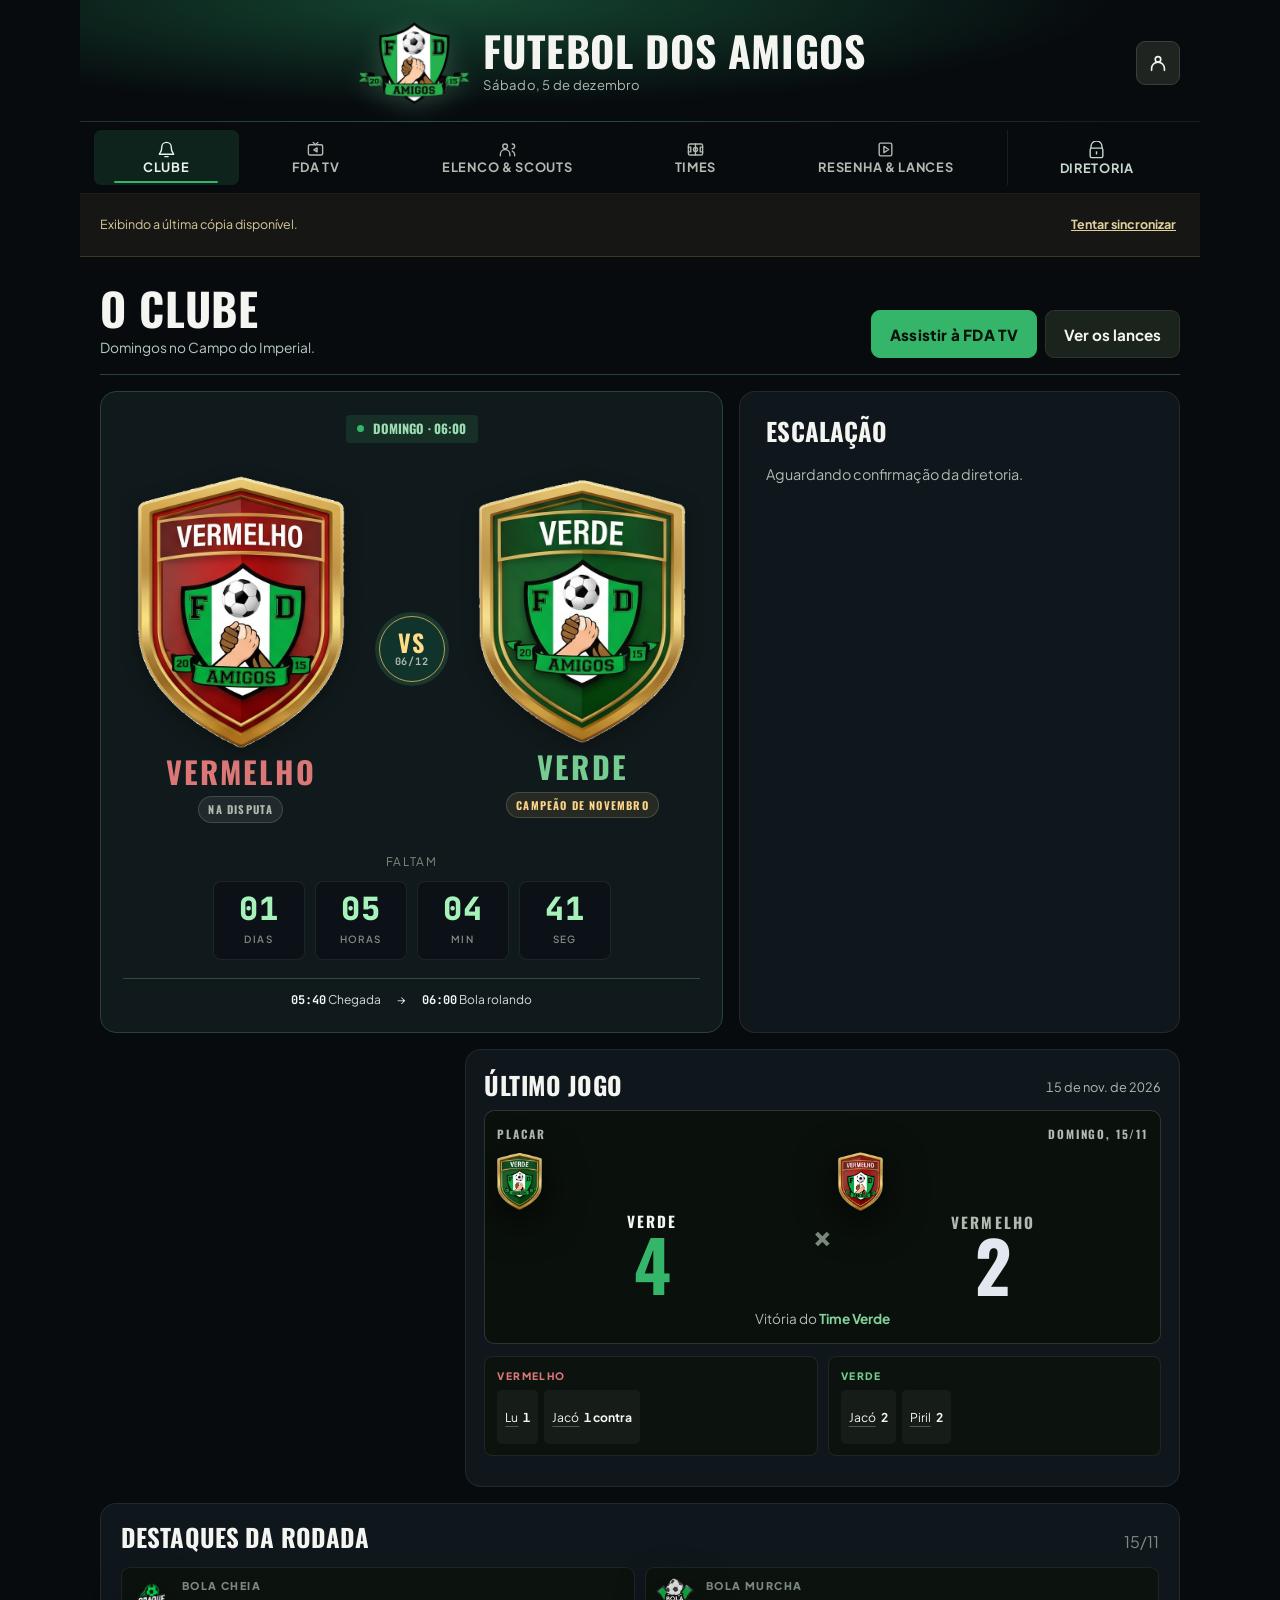
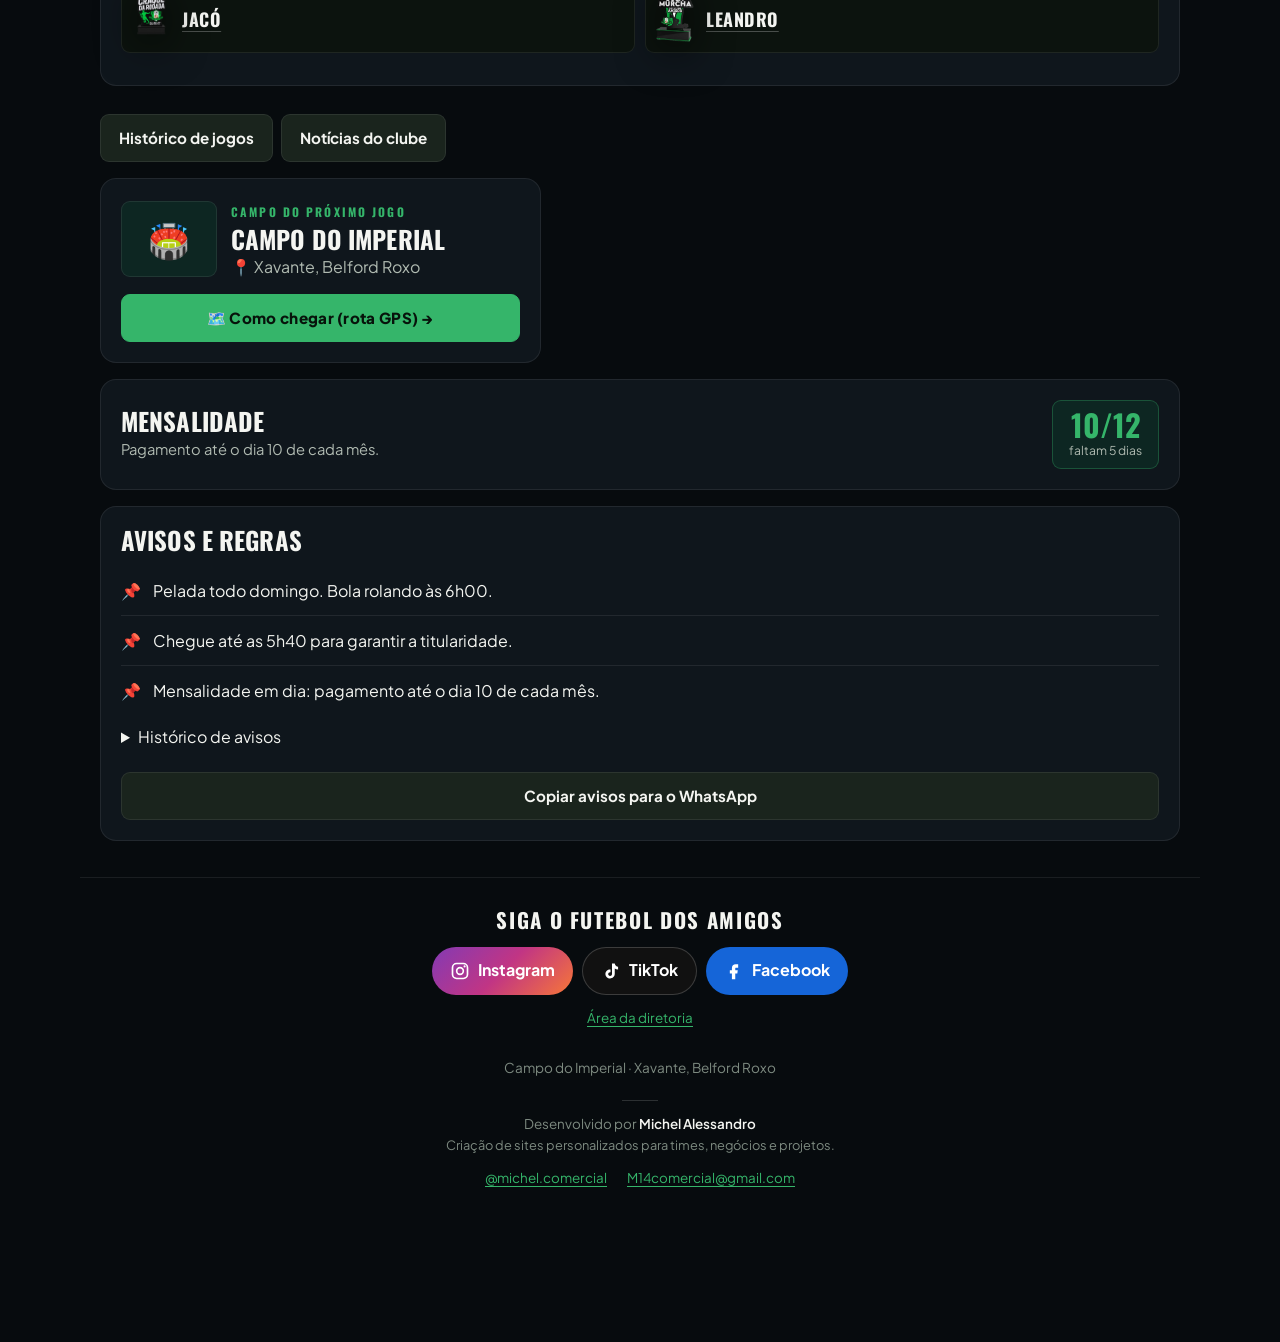
<file: index.html>
<!doctype html>
<html lang="pt-BR"><head><meta charset="utf-8"><meta name="viewport" content="width=device-width, initial-scale=1, viewport-fit=cover"><title>Futebol dos Amigos (FDA Xavante) · Pelada de domingo em Belford Roxo</title><link rel="preconnect" href="https://fonts.googleapis.com"><link rel="preconnect" href="https://fonts.gstatic.com" crossorigin><link rel="stylesheet" href="https://fonts.googleapis.com/css2?family=JetBrains+Mono:wght@500;700&amp;family=Oswald:wght@500;600;700&amp;family=Plus+Jakarta+Sans:wght@400;500;600;700;800&amp;display=swap"><meta name="description" content="Futebol dos Amigos (FDA Xavante): a pelada de domingo, 6h, no Campo do Imperial, Xavante, Belford Roxo. Avisos, jornal, ranking, estatísticas, times e galeria."><link rel="canonical" href="https://futeboldosamigos2015.netlify.app/"><meta property="og:type" content="website"><meta property="og:site_name" content="Futebol dos Amigos"><meta property="og:locale" content="pt_BR"><meta property="og:url" content="https://futeboldosamigos2015.netlify.app/"><meta property="og:title" content="Futebol dos Amigos (FDA Xavante)"><meta property="og:description" content="Pelada de domingo, 6h, no Campo do Imperial, Xavante, Belford Roxo. Avisos, jornal, ranking, estatísticas e times."><meta property="og:image" content="https://futeboldosamigos2015.netlify.app/og-image.jpg"><meta property="og:image:width" content="1200"><meta property="og:image:height" content="630"><meta property="og:image:alt" content="Escudo do Futebol dos Amigos, desde 2015"><meta name="twitter:card" content="summary_large_image"><meta name="twitter:title" content="Futebol dos Amigos (FDA Xavante)"><meta name="twitter:description" content="Pelada de domingo, 6h, no Campo do Imperial, Xavante, Belford Roxo."><meta name="twitter:image" content="https://futeboldosamigos2015.netlify.app/og-image.jpg"><meta name="theme-color" content="#070B0E"><meta name="color-scheme" content="dark"><link rel="icon" type="image/png" sizes="32x32" href="/icon-32.png"><link rel="apple-touch-icon" href="/icon-180.png"><link rel="stylesheet" href="/app.css"><script type="application/ld+json">{"@context":"https://schema.org","@type":"SportsTeam","name":"Futebol dos Amigos (FDA Xavante)","sport":"Soccer","foundingDate":"2015","url":"https://futeboldosamigos2015.netlify.app/","logo":"https://futeboldosamigos2015.netlify.app/escudo.png","image":"https://futeboldosamigos2015.netlify.app/og-image.jpg","description":"Pelada de domingo no Campo do Imperial, Xavante, Belford Roxo.","location":{"@type":"Place","name":"Campo do Imperial","address":{"@type":"PostalAddress","addressLocality":"Belford Roxo","addressRegion":"RJ","addressCountry":"BR"}}}</script></head><body><div id="app"></div><noscript><main style="padding:24px;font-family:sans-serif;color:#fff;background:#070B0E"><h1>Futebol dos Amigos (FDA Xavante)</h1><p>Pelada de domingo, às 6h (chegada 5h40), no Campo do Imperial, Xavante, Belford Roxo, desde 2015. Para ver avisos, jornal, ranking, times e galeria, ative o JavaScript do navegador.</p></main></noscript><script src="/config.js"></script><script>window.FDA_MODE="publico";</script><script src="/app.js"></script></body></html>
</file>
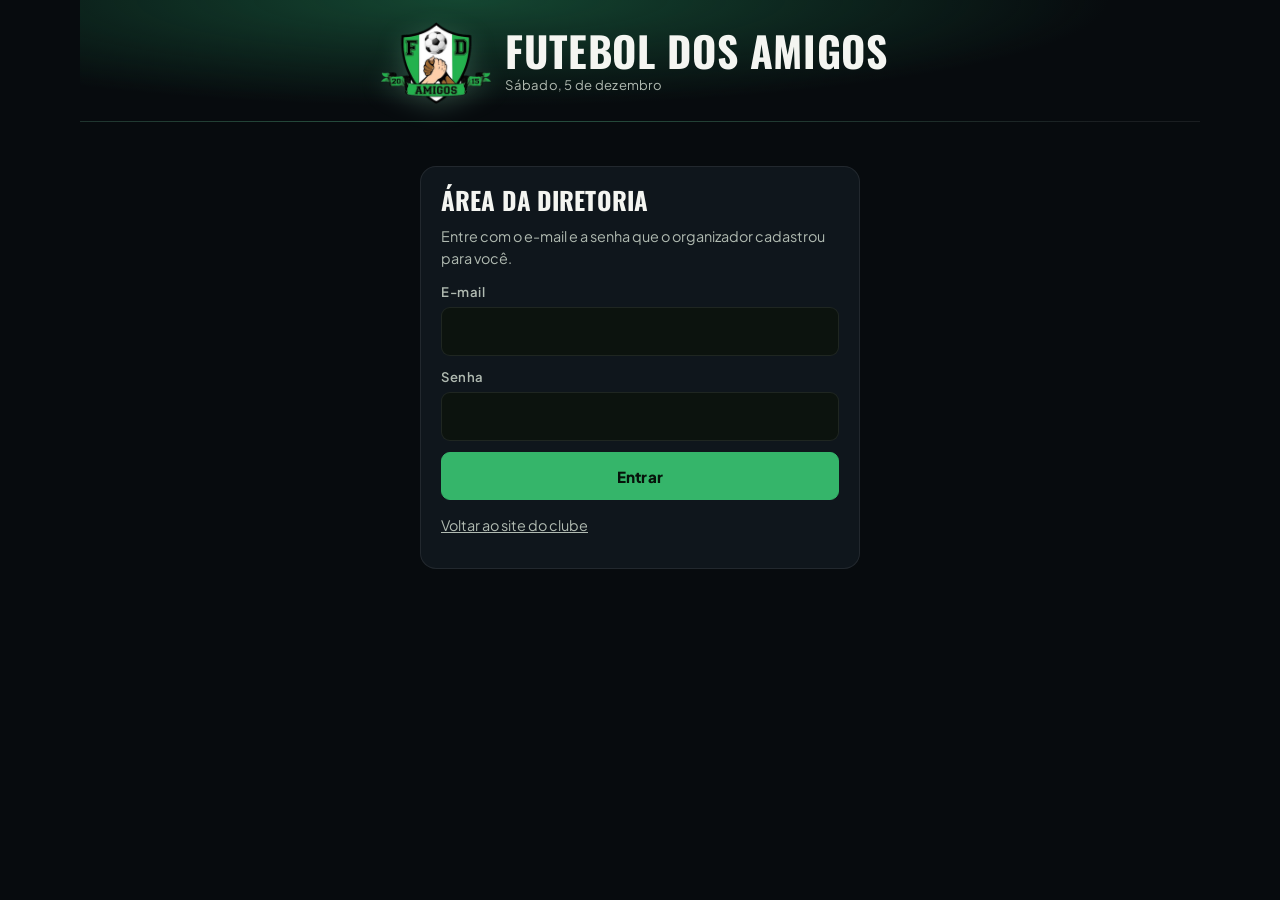
<file: diretoria/index.html>
<!doctype html>
<html lang="pt-BR"><head><meta charset="utf-8"><meta name="viewport" content="width=device-width, initial-scale=1, viewport-fit=cover"><link rel="preconnect" href="https://fonts.googleapis.com"><link rel="preconnect" href="https://fonts.gstatic.com" crossorigin><link rel="stylesheet" href="https://fonts.googleapis.com/css2?family=JetBrains+Mono:wght@500;700&amp;family=Oswald:wght@500;600;700&amp;family=Plus+Jakarta+Sans:wght@400;500;600;700;800&amp;display=swap"><meta name="description" content="Futebol dos Amigos, a pelada de domingo no Campo do Imperial, Xavante, Belford Roxo: avisos, jornal, ranking e times."><meta property="og:title" content="Futebol dos Amigos"><meta property="og:description" content="Pelada de domingo no Campo do Imperial, Xavante, Belford Roxo. Avisos, jornal, ranking e times."><meta name="theme-color" content="#070B0E"><meta name="color-scheme" content="dark"><link rel="icon" type="image/png" sizes="32x32" href="/icon-32.png"><link rel="apple-touch-icon" href="/icon-180.png"><meta name="robots" content="noindex"><title>Diretoria · Futebol dos Amigos</title><link rel="stylesheet" href="/app.css"></head><body><div id="app"></div><script src="/config.js"></script><script>window.FDA_MODE="diretoria";</script><script src="/supabase.js"></script><script src="/app.js"></script></body></html>
</file>
<file: app.css>
/* Fontes próprias (subconjunto latino): sem pedir nada ao Google, funcionam mais rápido e sem conexão externa */
@font-face{font-family:'Inter';font-style:normal;font-weight:100 900;font-display:swap;src:url(/fonts/inter-latin-wght-normal.woff2) format('woff2');unicode-range:U+0000-00FF,U+0131,U+0152-0153,U+02BB-02BC,U+02C6,U+02DA,U+02DC,U+2000-206F,U+2074,U+20AC,U+2122,U+2191,U+2193,U+2212,U+2215,U+FEFF,U+FFFD}
@font-face{font-family:'Barlow Condensed';font-style:normal;font-weight:600;font-display:swap;src:url(/fonts/barlow-condensed-latin-600-normal.woff2) format('woff2');unicode-range:U+0000-00FF,U+0131,U+0152-0153,U+02BB-02BC,U+02C6,U+02DA,U+02DC,U+2000-206F,U+2074,U+20AC,U+2122,U+2191,U+2193,U+2212,U+2215,U+FEFF,U+FFFD}
@font-face{font-family:'Barlow Condensed';font-style:normal;font-weight:700;font-display:swap;src:url(/fonts/barlow-condensed-latin-700-normal.woff2) format('woff2');unicode-range:U+0000-00FF,U+0131,U+0152-0153,U+02BB-02BC,U+02C6,U+02DA,U+02DC,U+2000-206F,U+2074,U+20AC,U+2122,U+2191,U+2193,U+2212,U+2215,U+FEFF,U+FFFD}
@font-face{font-family:'Barlow Condensed';font-style:normal;font-weight:800;font-display:swap;src:url(/fonts/barlow-condensed-latin-800-normal.woff2) format('woff2');unicode-range:U+0000-00FF,U+0131,U+0152-0153,U+02BB-02BC,U+02C6,U+02DA,U+02DC,U+2000-206F,U+2074,U+20AC,U+2122,U+2191,U+2193,U+2212,U+2215,U+FEFF,U+FFFD}
/* ==========================================================================
   FUTEBOL DOS AMIGOS · DARK STADIUM ELITE
   Tema noturno de estádio. Mobile first (360–430px), toque mínimo de 44px.
   Seções: 1 Tokens · 2 Base · 3 Cabeçalho e abas · 4 Componentes · 5 Avisos
           6 Times · 7 Jornal · 8 Ranking · 9 Jogos/Súmula/Elenco · 10 Sorteio
           11 Votação · 12 Rodapé/crédito · 13 Sobreposições · 14 Desktop
   ========================================================================== */

/* 1 ─ TOKENS ─────────────────────────────────────────────────────────── */
:root{
  --bg-app:#080c10;--bg-surface:#111720;--bg-surface-elevated:#1a2330;--bg-field:#0c121a;
  --accent-green:#00E676;--accent-red:#FF334B;--team-green:#10B981;--accent-gold:#F59E0B;--accent-murcha:#FB923C;
  --text-primary:#FFFFFF;--text-secondary:#94A3B8;--text-muted:#8190A8;
  --border-glass:1px solid rgba(255,255,255,.08);--border-neon:1px solid rgba(0,230,118,.4);
  --line:rgba(255,255,255,.08);--line-2:rgba(255,255,255,.14);
  --glow-green:0 0 16px rgba(0,230,118,.2);--glow-gold:0 0 18px rgba(245,158,11,.28);
  --on-neon:#03140b;--warn:#FF8A99;--warn-bg:rgba(255,51,75,.12);--gold-bg:rgba(245,158,11,.12);
  --r-lg:16px;--r-md:12px;
  --display:'Barlow Condensed','Arial Narrow',sans-serif;
  --body:'Inter',system-ui,-apple-system,'Segoe UI',sans-serif;
  color-scheme:dark;
  box-sizing:border-box;padding-top:env(safe-area-inset-top,0px);padding-bottom:env(safe-area-inset-bottom,0px);
}

/* 2 ─ BASE ───────────────────────────────────────────────────────────── */
*,*::before,*::after{box-sizing:inherit}
html{scroll-behavior:smooth;scroll-padding-top:70px;-webkit-text-size-adjust:100%}
body{margin:0;color:var(--text-primary);font:400 16px/1.55 var(--body);-webkit-font-smoothing:antialiased;
  background:radial-gradient(120% 55% at 50% -12%,rgba(0,230,118,.11),transparent 62%),var(--bg-app);background-attachment:fixed}
#app{max-width:820px;margin:0 auto;padding-bottom:110px}
h1,h2,h3,h4{font-family:var(--display);margin:0;line-height:1.05;text-transform:uppercase;letter-spacing:.02em}
h2{font-size:1.55rem;font-weight:800}h3{font-size:1.2rem;font-weight:800}
h3::first-letter{text-transform:uppercase}
button,input,select,textarea{font:inherit;color:inherit}
a{color:inherit}
:focus-visible{outline:3px solid var(--accent-green);outline-offset:2px;border-radius:6px}
::selection{background:rgba(0,230,118,.35)}
main{padding:16px 14px 8px}
.num,.big,b,strong{font-variant-numeric:tabular-nums}
@media (prefers-reduced-motion:reduce){*,*::before,*::after{animation:none!important;transition:none!important;scroll-behavior:auto!important}}

/* 3 ─ CABEÇALHO E ABAS ───────────────────────────────────────────────── */
.top{position:relative;display:flex;align-items:center;justify-content:space-between;gap:12px;padding:18px 16px 14px}
.top-in{display:flex;align-items:center;gap:13px;min-width:0}
.logo{width:58px;height:auto;max-height:60px;object-fit:contain;flex:none;filter:drop-shadow(0 4px 14px rgba(0,230,118,.3))}
.logo.big{width:150px;max-height:none;display:block;margin:0 auto 10px}
.brand{min-width:0}
.top h1{font-size:clamp(1.55rem,7vw,2.4rem);font-weight:800;letter-spacing:.03em;line-height:.95}
.sub{margin:5px 0 0;color:var(--text-secondary);font-size:.82rem;letter-spacing:.02em}.sub::first-letter{text-transform:uppercase}
.social{display:flex;gap:9px;align-items:center}
.social.top{margin:0;flex:none}
.soc{display:inline-flex;align-items:center;justify-content:center;gap:8px;color:var(--text-primary);text-decoration:none;border-radius:99px;min-width:44px;height:44px;background:rgba(255,255,255,.06);border:var(--border-glass);transition:background .18s,transform .12s}
.soc svg{width:20px;height:20px}
.soc:hover,.soc:focus-visible{background:rgba(0,230,118,.16);border-color:rgba(0,230,118,.45)}
.soc:active{transform:scale(.96)}
.social.top .soc:nth-child(n+4){display:none}
.tabs{display:flex;gap:2px;position:sticky;top:env(safe-area-inset-top,0px);z-index:20;padding:6px 8px;overflow-x:auto;scrollbar-width:none;scroll-snap-type:x proximity;
  background:rgba(8,12,16,.88);backdrop-filter:blur(16px);-webkit-backdrop-filter:blur(16px);border-bottom:var(--border-glass);border-top:var(--border-glass)}
.tabs::-webkit-scrollbar{display:none}
.tabs button{flex:1 0 auto;scroll-snap-align:center;min-width:64px;min-height:56px;padding:6px 8px 7px;border:0;border-radius:var(--r-md);background:transparent;color:var(--text-secondary);cursor:pointer;
  display:flex;flex-direction:column;align-items:center;justify-content:center;gap:2px;line-height:1.1;position:relative;transition:background .18s,color .18s,transform .12s}
.tabs button:active{transform:scale(.97)}
.ti{font-size:1.25rem;line-height:1.2}
.tl{font:700 .95rem/1 var(--display);text-transform:uppercase;letter-spacing:.09em}
.tabs button[aria-current="page"]{color:var(--accent-green);background:rgba(0,230,118,.09)}
.tabs button[aria-current="page"]::after{content:"";position:absolute;left:18%;right:18%;bottom:3px;height:3px;border-radius:3px;background:var(--accent-green);box-shadow:0 0 10px rgba(0,230,118,.7)}
.badge{font:600 .7rem var(--body);padding:1px 6px;border-radius:99px;background:rgba(255,255,255,.12)}

/* 4 ─ COMPONENTES BASE ───────────────────────────────────────────────── */
.card{background:linear-gradient(180deg,rgba(255,255,255,.03),transparent 40%),var(--bg-surface);border:var(--border-glass);border-radius:var(--r-lg);padding:18px;margin-bottom:14px;box-shadow:0 10px 30px rgba(0,0,0,.25)}
.card h2{margin-bottom:12px;font-size:1.5rem}
.row-between{display:flex;align-items:baseline;justify-content:space-between;gap:10px;margin-bottom:6px}.row-between h2{margin-bottom:0}
.meta{color:var(--text-secondary);font-size:.9rem}
.hint{color:var(--text-secondary);font-size:.9rem;margin:6px 0 10px}
.warn{background:var(--warn-bg);color:var(--warn);padding:10px 14px;border-radius:var(--r-md);font-size:.92rem;margin:8px 0;border:1px solid rgba(255,51,75,.25)}
.ok{color:var(--accent-green);font-weight:600;margin:8px 0 0}
.empty{text-align:center;color:var(--text-secondary);padding:34px 16px;border:1px dashed var(--line-2);border-radius:var(--r-lg);margin-bottom:14px}
.center{text-align:center;margin:4px 0 10px}
.note-arr{background:rgba(245,158,11,.1);border:1px solid rgba(245,158,11,.3);border-radius:var(--r-md);padding:12px 14px;margin:12px 0;font-weight:500;font-size:.92rem;color:#FCD9A0}
input[type=text],input[type=search],input[type=time],input[type=number],input[type=date],input[type=month],input[type=url],input[type=email],input[type=password],select,textarea{
  background:var(--bg-field);border:var(--border-glass);border-radius:var(--r-md);padding:11px 14px;min-height:48px;width:100%;color:var(--text-primary);color-scheme:dark}
input::placeholder,textarea::placeholder{color:var(--text-muted)}
input:focus,select:focus,textarea:focus{outline:none;border-color:rgba(0,230,118,.6);box-shadow:0 0 0 3px rgba(0,230,118,.15)}
select{width:auto;padding-right:30px}
textarea{resize:vertical;display:block;margin-bottom:10px}
.field{display:flex;flex-direction:column;gap:5px;margin:11px 0}
.field>span{font-size:.82rem;color:var(--text-secondary);font-weight:600;letter-spacing:.04em}
.grid2{display:grid;grid-template-columns:repeat(2,minmax(0,1fr));gap:10px}
.grid2>*,.grid2 select{min-width:0;max-width:100%}
.addrow{display:grid;grid-template-columns:1fr auto;gap:8px}.addrow input{grid-column:1/-1}.addrow.one{grid-template-columns:1fr;margin-top:10px}
.btn{display:inline-flex;align-items:center;justify-content:center;gap:8px;border:var(--border-glass);background:var(--bg-surface-elevated);color:var(--text-primary);border-radius:var(--r-md);padding:10px 18px;min-height:48px;
  font:700 .95rem var(--body);cursor:pointer;text-decoration:none;transition:transform .12s,background .18s,box-shadow .18s,border-color .18s}
.btn:hover{border-color:var(--line-2)}
.btn:active{transform:scale(.98)}
.btn.sm{min-height:44px;padding:8px 14px;font-size:.88rem}
.btn.wide{width:100%}
.btn.primary{background:var(--accent-green);border-color:var(--accent-green);color:var(--on-neon);font-weight:800;letter-spacing:.02em;box-shadow:var(--glow-green)}
.btn.primary:hover{box-shadow:0 0 22px rgba(0,230,118,.4)}
.btn.danger{color:var(--warn);background:transparent;width:100%;border-color:rgba(255,51,75,.3)}.btn.danger.sure{background:var(--warn-bg)}
.btn:disabled{opacity:.45;cursor:not-allowed;box-shadow:none}
.btn.draw{width:100%;margin-top:16px;min-height:60px;background:linear-gradient(135deg,#00E676,#00c864);color:var(--on-neon);border:0;font:800 1.6rem var(--display);text-transform:uppercase;letter-spacing:.06em;box-shadow:0 0 26px rgba(0,230,118,.35)}
.btn.fin{background:var(--gold-bg);border-color:rgba(245,158,11,.5);color:#FCD9A0;margin-top:10px}
.btn.tiesave{margin-top:8px;min-height:54px}
a.btn.wide{display:flex}
label.btn{display:inline-flex}label.btn.wide{display:flex}
.link{border:0;background:none;color:var(--accent-green);font-weight:700;text-decoration:underline;cursor:pointer;min-height:44px;padding:0 4px}
.btnrow{display:flex;flex-wrap:wrap;gap:8px;margin-top:12px}.btnrow.tight{margin:4px 0 10px}
.del{border:0;background:transparent;color:var(--text-muted);min-width:44px;min-height:44px;border-radius:var(--r-md);cursor:pointer;font-size:1rem}
.del:hover{color:var(--warn)}.del.sure{color:var(--warn);background:var(--warn-bg);font-weight:700;padding:0 12px}
.danger-t{color:var(--warn)}.danger-t.sure{background:var(--warn-bg)}
.chips{display:flex;flex-wrap:wrap;gap:8px}
.chip{border:var(--border-glass);background:var(--bg-surface-elevated);border-radius:99px;padding:9px 16px;min-height:44px;cursor:pointer;font:600 .9rem var(--body);color:var(--text-secondary);transition:all .18s;white-space:nowrap}
.chip small{color:var(--text-muted);font-size:.72rem}
.chip[aria-pressed="true"]{background:var(--accent-green);border-color:var(--accent-green);color:var(--on-neon);box-shadow:var(--glow-green)}
.chip[aria-pressed="true"] small{color:var(--on-neon);opacity:.75}
.chip.reserva[aria-pressed="true"]{background:#475569;border-color:#475569;color:#fff;box-shadow:none}
.cn{display:inline-block;font-size:.72rem;font-weight:800;background:rgba(0,0,0,.25);border-radius:99px;padding:0 6px;margin-right:6px}
.setting{display:flex;align-items:center;justify-content:space-between;gap:12px;padding:12px 0;border-top:var(--border-glass)}
.stepper{display:flex;align-items:center;border:var(--border-glass);border-radius:var(--r-md);overflow:hidden;background:var(--bg-field)}
.stepper button{border:0;background:var(--bg-surface-elevated);width:48px;height:48px;font-size:1.4rem;cursor:pointer;color:var(--text-primary)}
.stepper button:disabled{opacity:.3}.stepper output{min-width:44px;text-align:center;font:800 1.5rem var(--display)}
.stepper.sm button{width:44px;height:44px}.stepper.sm output{min-width:34px;font-size:1.25rem}
.sw{appearance:none;-webkit-appearance:none;width:54px;height:32px;border-radius:99px;background:#2a3544;position:relative;cursor:pointer;flex:none;margin:0;transition:background .2s}
.sw::after{content:"";position:absolute;top:3px;left:3px;width:26px;height:26px;border-radius:50%;background:#fff;transition:transform .2s}
.sw:checked{background:var(--accent-green)}.sw:checked::after{transform:translateX(22px)}
.mini{display:inline-flex;align-items:center;gap:8px;color:var(--text-secondary);font-size:.9rem;margin-top:10px;cursor:pointer;min-height:44px}
.banner{margin:12px 14px 0;padding:12px 14px;border-radius:var(--r-md);background:var(--gold-bg);border:1px solid rgba(245,158,11,.35);display:flex;flex-wrap:wrap;align-items:center;justify-content:space-between;gap:8px;font-size:.9rem}
.banner.muted{background:var(--bg-surface);border:var(--border-glass);color:var(--text-secondary)}
.banner.dir{display:flex;justify-content:space-between;align-items:center}
.banner .link{padding:0}
/* avatares */
.av{border-radius:50%;object-fit:cover;flex:none;display:inline-flex;align-items:center;justify-content:center;background:var(--bg-surface-elevated)}
.av.ini{background:hsl(var(--h,140) 40% 32%);color:#fff;font-family:var(--display);font-weight:800;letter-spacing:.02em}
.av.empty-av{background:var(--bg-surface-elevated);color:var(--text-muted);font-size:2rem}
.avbtn{position:relative;border:0;background:none;padding:0;cursor:pointer;border-radius:50%;flex:none;display:inline-flex}
.avcam{position:absolute;right:-4px;bottom:-4px;font-size:.7rem;background:var(--bg-surface-elevated);border:var(--border-glass);border-radius:50%;width:22px;height:22px;display:flex;align-items:center;justify-content:center}
.phmenu{display:flex;gap:6px;flex-basis:100%;order:3}
.sheet{display:flex;flex-direction:column;align-items:center;gap:10px;text-align:center;max-width:360px}
.sheet .av{box-shadow:0 0 0 4px var(--accent-green),0 0 26px rgba(0,230,118,.4)}.sheet .hint{margin:0}
/* estrelas (só diretoria) */
.stars{position:relative;display:inline-block;font-size:24px;line-height:1;white-space:nowrap}
.s-bg{color:#2a3544}.s-fg{position:absolute;left:0;top:0;overflow:hidden;color:var(--accent-gold)}
.s-hits{position:absolute;inset:-8px 0;display:grid;grid-template-columns:repeat(5,1fr)}.s-hits button{border:0;background:transparent;cursor:pointer;padding:0;min-width:0}
.snum{font-variant-numeric:tabular-nums;color:var(--text-secondary);font-size:.85rem;width:2em}
.sv{font-variant-numeric:tabular-nums;color:var(--accent-gold);font-size:.88rem;font-weight:700;min-width:3em;text-align:right}
.filepick{position:relative;overflow:hidden;display:inline-flex;align-items:center;justify-content:center;cursor:pointer}
.filepick.wide{display:flex}
.filepick input{position:absolute;inset:0;width:100%;height:100%;opacity:0;cursor:pointer;font-size:200px}
.filepick:focus-within{outline:3px solid var(--accent-green);outline-offset:2px}
.pastezone{width:100%;border:2px dashed var(--line-2);border-radius:var(--r-md);padding:12px;font-size:.9rem;color:var(--text-secondary);text-align:center;background:var(--bg-field);min-height:54px;outline:none;caret-color:transparent;-webkit-user-select:text;user-select:text}
.pastezone:focus{border-color:var(--accent-green);color:var(--text-primary)}
.loading{display:flex;flex-direction:column;align-items:center;gap:10px;padding:70px 0;color:var(--text-secondary);font-size:1.1rem}
.ball{font-size:2.6rem;animation:quica 1s ease-in-out infinite}@keyframes quica{50%{transform:translateY(-14px)}}
.center-card{max-width:440px;margin:24px auto}.center-card p{margin:6px 0 12px}
.kick-s{font:700 .75rem var(--display);letter-spacing:.2em;text-transform:uppercase;color:var(--accent-green)}

/* 5 ─ AVISOS · MATCH CENTER ──────────────────────────────────────────── */
.mc{position:relative;overflow:hidden;border-radius:22px;padding:20px 16px 18px;margin-bottom:14px;border:var(--border-neon);
  background:radial-gradient(90% 70% at 50% 0%,rgba(0,230,118,.14),transparent 70%),linear-gradient(165deg,#13202b 0%,#0a1016 70%);box-shadow:0 14px 40px rgba(0,0,0,.45),var(--glow-green)}
.mc::before{content:"";position:absolute;inset:0;background:repeating-linear-gradient(90deg,transparent 0 46px,rgba(255,255,255,.018) 46px 92px);pointer-events:none}
.mc>*{position:relative}
.mc-status{display:inline-flex;align-items:center;gap:9px;padding:8px 14px;border-radius:99px;border:var(--border-neon);background:rgba(0,230,118,.09);color:var(--accent-green);
  font:700 .8rem/1 var(--display);letter-spacing:.15em;text-transform:uppercase;box-shadow:var(--glow-green)}
.mc-status i{width:9px;height:9px;border-radius:50%;background:var(--accent-green);box-shadow:0 0 10px var(--accent-green);animation:pulse 1.6s ease-in-out infinite}
@keyframes pulse{50%{opacity:.35;transform:scale(.8)}}
.duel{display:grid;grid-template-columns:1fr 70px 1fr;align-items:center;gap:6px;margin-top:22px}
.duel .side{text-align:center;min-width:0}
.shirt{width:min(26vw,104px);height:auto;margin:0 auto;filter:drop-shadow(0 8px 14px rgba(0,0,0,.5))}
.duel .tn{font:800 1.85rem/1 var(--display);text-transform:uppercase;margin-top:8px;letter-spacing:.04em}
.duel .tn.r{color:var(--accent-red)}.duel .tn.g{color:var(--team-green)}
.seal{display:inline-block;margin-top:9px;font:700 .68rem/1.15 var(--display);letter-spacing:.11em;text-transform:uppercase;padding:6px 9px;border-radius:99px;background:rgba(255,255,255,.07);color:var(--text-secondary);border:var(--border-glass);max-width:100%}
.seal.gold{color:#FDD58A;background:var(--gold-bg);border-color:rgba(245,158,11,.5);box-shadow:var(--glow-gold)}
.seal.green{color:var(--accent-green);background:rgba(0,230,118,.09);border-color:rgba(0,230,118,.35)}
.vsb{width:66px;height:66px;border-radius:50%;margin:0 auto;display:flex;flex-direction:column;align-items:center;justify-content:center;border:var(--border-neon);
  background:radial-gradient(circle,rgba(0,230,118,.22),rgba(0,230,118,.04));color:var(--accent-green);box-shadow:0 0 28px rgba(0,230,118,.28)}
.vsb b{font:800 1.5rem/1 var(--display);letter-spacing:.06em}.vsb small{font:700 .64rem var(--display);letter-spacing:.08em;color:var(--text-secondary);margin-top:1px}
.countdown{display:flex;justify-content:center;gap:8px;margin-top:22px}
.cd{flex:1;max-width:84px;background:rgba(255,255,255,.05);border:var(--border-glass);border-radius:var(--r-md);padding:10px 4px 8px;text-align:center}
.cd b{display:block;font:800 2.15rem/1 var(--display);letter-spacing:.02em}
.cd span{font:600 .62rem var(--body);letter-spacing:.14em;text-transform:uppercase;color:var(--text-muted)}
.cd-l{text-align:center;margin:0 0 -10px;color:var(--text-secondary);font-size:.74rem;letter-spacing:.14em;text-transform:uppercase;margin-top:20px}
.live{margin-top:22px;text-align:center;font:800 1.5rem var(--display);letter-spacing:.08em;text-transform:uppercase;color:var(--accent-green);text-shadow:0 0 18px rgba(0,230,118,.6)}
.live-dot{display:inline-block;width:11px;height:11px;border-radius:50%;background:var(--accent-green);margin-right:10px;animation:pulse 1.2s infinite;box-shadow:0 0 12px var(--accent-green)}
.ficha h2,.field-card .fc-txt h2{font-size:1.5rem}
.tline{display:grid;grid-template-columns:1fr minmax(28px,1fr) 1fr;align-items:start;gap:6px;margin-top:6px}
.tl-n{text-align:center}
.tl-n b{display:block;font:800 2.6rem/1 var(--display);letter-spacing:.02em;color:var(--text-primary)}
.tl-n:last-child b{color:var(--accent-green);text-shadow:0 0 16px rgba(0,230,118,.45)}
.tl-n span{display:block;margin-top:4px;color:var(--text-secondary);font-size:.78rem;letter-spacing:.06em;text-transform:uppercase}
.tl-bar{height:2px;margin-top:22px;background:repeating-linear-gradient(90deg,var(--text-muted) 0 6px,transparent 6px 12px);position:relative}
.tl-bar::after{content:"";position:absolute;right:-2px;top:-5px;border:6px solid transparent;border-left:9px solid var(--accent-green)}
.field-card{padding:16px}.field-card.alt{border:2px solid var(--accent-murcha);box-shadow:0 0 20px rgba(251,146,60,.2)}
.alert{background:rgba(251,146,60,.14);color:#FDBA8C;font-weight:700;border-radius:var(--r-md);padding:12px 14px;margin:0 0 12px;font-size:1rem;border:1px solid rgba(251,146,60,.4)}
.fc-row{display:flex;gap:14px;align-items:center;margin-bottom:14px}
.fc-photo{width:96px;height:76px;border-radius:var(--r-md);object-fit:cover;flex:none;border:var(--border-glass)}
.ph-empty{display:flex;align-items:center;justify-content:center;background:rgba(0,230,118,.08);font-size:2.1rem}
.fc-txt small{color:var(--accent-green);font:700 .74rem var(--display);letter-spacing:.18em;text-transform:uppercase}
.fc-txt h2{margin:3px 0 3px}.fc-txt p{margin:0;color:var(--text-secondary)}
.field-pick{margin-top:6px}
.fp-btns{display:grid;grid-template-columns:1fr 1fr;gap:8px;margin-bottom:10px}
.fp{display:flex;flex-direction:column;align-items:center;gap:2px;border:var(--border-glass);background:var(--bg-surface-elevated);border-radius:var(--r-md);padding:12px 6px;cursor:pointer;min-height:64px}
.fp strong{font:800 1.3rem var(--display);text-transform:uppercase}.fp span{font-size:.8rem;color:var(--text-secondary)}
.fp.on{border-color:var(--accent-green);background:rgba(0,230,118,.12);box-shadow:var(--glow-green)}
.due{display:flex;align-items:center;justify-content:space-between;gap:12px}
.due h2{margin-bottom:4px}.due p{margin:0;color:var(--text-secondary);font-size:.92rem}
.due-box{display:flex;flex-direction:column;align-items:center;background:rgba(0,230,118,.08);border:var(--border-neon);border-radius:var(--r-md);padding:9px 16px;flex:none}
.due-box .big{font:800 1.9rem/1 var(--display);color:var(--accent-green)}.due-box span:not(.big){font-size:.76rem;color:var(--text-secondary)}
.due.soon .due-box{background:var(--warn-bg);border-color:rgba(255,51,75,.5)}.due.soon .due-box .big{color:var(--warn)}
.notices{list-style:none;margin:0;padding:0}
.notices li{display:flex;align-items:flex-start;gap:12px;padding:13px 0;border-top:var(--border-glass);line-height:1.45}
.notices li:first-child{border-top:0}.nb{flex:none}
.ntext{flex:1;border-color:transparent!important;background:transparent!important;padding-left:2px!important;resize:none;margin:0!important;min-height:0!important;line-height:1.35}
.ntext:focus{background:var(--bg-field)!important;border-color:var(--line-2)!important}
.cfg summary{cursor:pointer;font-weight:700;color:var(--accent-green);min-height:44px;display:flex;align-items:center}.cfg[open] summary{margin-bottom:10px}
.fset{border:var(--border-glass);border-radius:var(--r-md);padding:6px 12px 2px;margin:10px 0}.fset legend{font-weight:700;color:var(--accent-green);padding:0 6px}
.ident{display:grid;grid-template-columns:1fr 1fr;gap:10px;margin:18px 0 10px}
.ident>div{background:var(--bg-surface);border:var(--border-glass);border-radius:var(--r-lg);padding:20px 12px 16px;text-align:center;position:relative;overflow:hidden}
.ident>div::before{content:"";position:absolute;left:30%;right:30%;top:0;height:2px;background:linear-gradient(90deg,transparent,var(--accent-green),transparent)}
.ident b{display:block;font:800 3rem/1 var(--display);color:var(--text-primary)}.ident b.txt{font-size:1.75rem;padding-top:10px;line-height:1.05;color:var(--accent-green)}
.ident span{display:block;margin-top:7px;font:600 .7rem var(--body);letter-spacing:.14em;text-transform:uppercase;color:var(--text-muted)}
.teaser{display:flex;align-items:center;gap:14px;width:100%;text-align:left;background:linear-gradient(135deg,rgba(245,158,11,.14),rgba(245,158,11,.04));border:1px solid rgba(245,158,11,.45);border-radius:var(--r-lg);padding:12px;margin-bottom:14px;cursor:pointer;box-shadow:var(--glow-gold);min-height:76px}
.teaser img{width:92px;height:70px;object-fit:cover;border-radius:10px;flex:none}
.tt{display:flex;flex-direction:column;gap:3px;min-width:0}
.tt small{color:var(--accent-gold);font:700 .72rem var(--display);letter-spacing:.18em;text-transform:uppercase}
.tt strong{font:800 1.3rem/1.05 var(--display);text-transform:uppercase}.tt span{font-size:.86rem;color:var(--text-secondary)}.tt .more{color:var(--accent-green);font-weight:700}

/* 6 ─ TIMES (ESCALAÇÃO E CAMPINHO) ───────────────────────────────────── */
.tweek{border:var(--border-neon);box-shadow:var(--glow-green)}
.tweek h2{font-size:1.6rem}.tw-sub{margin:2px 0 10px;color:var(--text-secondary);font-size:.9rem}.warn-t{color:var(--accent-murcha)}
.find{position:relative}
.find input{padding-left:46px;min-height:52px;font-size:1rem;background:var(--bg-field) url("data:image/svg+xml,%3Csvg xmlns='http://www.w3.org/2000/svg' viewBox='0 0 24 24' fill='none' stroke='%2394A3B8' stroke-width='2' stroke-linecap='round'%3E%3Ccircle cx='11' cy='11' r='6.5'/%3E%3Cpath d='M16 16l4.5 4.5'/%3E%3C/svg%3E") no-repeat 14px center/22px}
.find-res{display:flex;align-items:center;gap:8px;flex-wrap:wrap;background:linear-gradient(135deg,rgba(0,230,118,.16),rgba(0,230,118,.05));border:var(--border-neon);border-left:5px solid var(--bib,var(--accent-green));
  border-radius:var(--r-md);padding:13px 16px;font-size:1.02rem;margin:6px 0 12px;box-shadow:var(--glow-green);line-height:1.4}
.find-res strong{font:800 1.25rem var(--display);letter-spacing:.06em;color:var(--accent-green)}
.find-res.none{background:var(--warn-bg);border-color:rgba(255,51,75,.4);box-shadow:none;color:var(--warn);font-size:.95rem}
.vtoggle,.seg2{display:grid;grid-template-columns:1fr 1fr;gap:4px;padding:4px;background:var(--bg-field);border:var(--border-glass);border-radius:var(--r-md);margin:12px 0}
.vtoggle button,.seg2 button{border:0;background:transparent;color:var(--text-secondary);border-radius:9px;min-height:46px;font:700 .86rem var(--body);cursor:pointer;transition:all .18s}
.vtoggle button[aria-pressed="true"],.seg2 button[aria-pressed="true"]{background:var(--accent-green);color:var(--on-neon);box-shadow:var(--glow-green)}
.seg2 button[data-i="0"][aria-pressed="true"]{background:var(--accent-red);color:#fff;box-shadow:0 0 16px rgba(255,51,75,.35)}
.seg2 button[data-i="1"][aria-pressed="true"]{background:var(--team-green);color:var(--on-neon);box-shadow:0 0 16px rgba(16,185,129,.35)}
.tw-grid{display:grid;grid-template-columns:1fr 1fr;gap:10px}
.tw-team{border-radius:14px;overflow:hidden;border:var(--border-glass);background:var(--bg-surface);min-width:0}
.tw-h{display:flex;align-items:baseline;justify-content:space-between;gap:6px;padding:11px 12px;font:800 1.45rem/1 var(--display);text-transform:uppercase;letter-spacing:.05em;color:var(--bibt,#fff);background:var(--bib);background:linear-gradient(135deg,var(--bib),color-mix(in srgb,var(--bib) 60%,#000))}
.tw-h small{font:600 .74rem var(--body);opacity:.92;letter-spacing:.02em;text-transform:none}
.tw-team ul{list-style:none;margin:0;padding:4px 10px 8px}
.tw-team li{display:flex;align-items:center;gap:9px;padding:8px 2px;border-bottom:var(--border-glass);font-size:.93rem;font-weight:500;line-height:1.25;min-height:44px}
.tw-team li:last-child{border-bottom:0}
.tw-team li small{color:var(--text-muted);font-size:.68rem;text-transform:uppercase;letter-spacing:.08em}
.tw-team li.me{background:linear-gradient(90deg,rgba(0,230,118,.22),rgba(0,230,118,.04));box-shadow:inset 3px 0 0 var(--accent-green);font-weight:700;border-radius:8px;padding-left:8px}
.tw-team li .av{width:30px;height:30px;font-size:.72rem}
.tw-team li .nm{flex:1;min-width:0;overflow:hidden;text-overflow:ellipsis}
.tw-grid.full{grid-template-columns:1fr;gap:14px}
.tw-grid.full li{font-size:1rem}
.sec{border-top:var(--border-glass)}.sec:first-of-type{border-top:0}
.sec-t{display:flex;align-items:center;gap:8px;padding:11px 12px 2px;font:800 .92rem var(--display);letter-spacing:.12em;text-transform:uppercase;color:var(--text-secondary)}
.sec-t em{margin-left:auto;font:700 .75rem var(--body);font-style:normal;background:rgba(255,255,255,.08);border-radius:99px;padding:2px 9px;color:var(--text-primary)}
.pb{display:inline-block;margin-left:auto;font:800 .7rem/1 var(--display);letter-spacing:.12em;text-transform:uppercase;padding:5px 8px;border-radius:7px;flex:none}
.pb-g{color:#1a1200;background:#FACC15}.pb-d{color:#fff;background:#2563EB}.pb-m{color:var(--on-neon);background:#22C55E}.pb-a{color:#fff;background:#E11D48}
.tw-team li .pb{margin-left:auto}
/* campinho tático */
.pitch-x{position:relative;border-radius:18px;overflow:hidden;border:2px solid rgba(255,255,255,.14);margin-top:4px;min-height:560px;
  background:repeating-linear-gradient(180deg,#0f4a2a 0 44px,#0c4124 44px 88px);box-shadow:inset 0 0 60px rgba(0,0,0,.45),0 10px 30px rgba(0,0,0,.35)}
.pitch-x .lines{position:absolute;inset:0;width:100%;height:100%}
.pitch-x .lines *{fill:none;stroke:rgba(255,255,255,.75);stroke-width:.6;vector-effect:non-scaling-stroke}
.pitch-x .lines .dotc{fill:rgba(255,255,255,.8);stroke:none}
.prow{position:relative;display:flex;flex-wrap:wrap;justify-content:center;gap:10px 8px;padding:0 8px}
.prows{position:relative;display:flex;flex-direction:column;justify-content:space-around;gap:14px;min-height:560px;padding:26px 6px 22px}
.mk{display:flex;flex-direction:column;align-items:center;gap:4px;width:66px;text-align:center}
.mk .av{width:42px;height:42px;font-size:.85rem;border:2px solid rgba(255,255,255,.85);box-shadow:0 4px 10px rgba(0,0,0,.5);background:var(--bib)}
.mk .av.ini{background:var(--bib);color:#fff}
.mk small{font:600 .68rem/1.1 var(--body);color:#fff;text-shadow:0 1px 3px rgba(0,0,0,.9);max-width:66px;overflow:hidden;text-overflow:ellipsis;white-space:nowrap}
.mk.me .av{border-color:var(--accent-green);box-shadow:0 0 0 3px rgba(0,230,118,.45),0 0 20px var(--accent-green);transform:scale(1.15)}
.mk.me small{color:var(--accent-green);font-weight:800}
.xs-l{margin-top:12px;padding:12px;border:var(--border-glass);border-radius:var(--r-md);background:var(--bg-surface)}
.xs-l b{display:block;font:800 .85rem var(--display);letter-spacing:.12em;text-transform:uppercase;color:var(--text-secondary);margin-bottom:8px}

/* 7 ─ JORNAL (GAZETA DA PELADA) ──────────────────────────────────────── */
.jfil{background:transparent;border:0;padding:0;margin-bottom:14px}
.catpick{display:flex;gap:8px;overflow-x:auto;scrollbar-width:none;padding:2px 2px 6px;margin:0;scroll-snap-type:x proximity}
.catpick::-webkit-scrollbar{display:none}.catpick .chip{flex:none;scroll-snap-align:start}
.jfil select{width:100%;min-height:48px}
.mes-h{margin:22px 4px 12px;font-size:1.4rem;color:var(--text-primary);display:flex;align-items:center;gap:10px}
.mes-h::after{content:"";flex:1;height:1px;background:linear-gradient(90deg,var(--line-2),transparent)}
.big-add{margin-bottom:14px;min-height:54px}
.post{background:var(--bg-surface);border:var(--border-glass);border-radius:20px;overflow:hidden;margin-bottom:16px;box-shadow:0 10px 30px rgba(0,0,0,.3)}
.gallery{display:grid;gap:3px;background:#05080b;padding:10px;border-bottom:var(--border-glass)}
.gallery.n1{grid-template-columns:1fr}.gallery.n2{grid-template-columns:1fr 1fr}.gallery.n3{grid-template-columns:repeat(3,1fr)}
.gallery .ph{border:0;padding:0;background:#05080b;cursor:zoom-in;display:block;border-radius:12px;overflow:hidden;min-height:44px}
.gallery img{width:100%;display:block;object-fit:cover;aspect-ratio:4/3}
.gallery.n1 img{aspect-ratio:auto;max-height:480px;object-fit:contain;background:#05080b}
.post-in{padding:16px 18px 18px}
.kicker{display:flex;flex-wrap:wrap;align-items:center;gap:6px 10px;margin:0 0 10px;font-size:.78rem;color:var(--text-secondary)}
.cat{display:inline-flex;align-items:center;gap:5px;border-radius:99px;padding:5px 11px;font:800 .7rem/1 var(--display);letter-spacing:.12em;text-transform:uppercase;background:rgba(255,255,255,.09);color:var(--text-primary)}
.cat-craque{background:var(--gold-bg);color:#FDD58A;border:1px solid rgba(245,158,11,.5)}
.cat-murcha{background:rgba(251,146,60,.14);color:#FDBA8C;border:1px solid rgba(251,146,60,.45)}
.cat-campeao{background:rgba(255,51,75,.14);color:#FF8A99;border:1px solid rgba(255,51,75,.45)}
.cat-noticia{background:rgba(59,130,246,.15);color:#93C5FD;border:1px solid rgba(59,130,246,.45)}
.cat-resultado{background:rgba(0,230,118,.12);color:var(--accent-green);border:1px solid rgba(0,230,118,.4)}
.cat-campanha{background:var(--gold-bg);color:#FDD58A;border:1px solid rgba(245,158,11,.5)}
.kicker .when{font-weight:600;color:var(--text-secondary)}.kicker .by{color:var(--text-muted)}.kicker .by::before{content:"·";margin-right:10px}
.kicker .pin{font-weight:700;color:var(--accent-gold)}
.post h2{font-size:1.85rem;margin-bottom:8px;line-height:1.02}
.pbody p{margin:0 0 10px;color:#CBD5E1;line-height:1.6}
.links{display:flex;flex-wrap:wrap;gap:8px;margin:8px 0}.links a{text-decoration:none}
.post.hero{border:1px solid rgba(245,158,11,.55);box-shadow:var(--glow-gold),0 10px 30px rgba(0,0,0,.35);background:linear-gradient(180deg,rgba(245,158,11,.07),transparent 45%),var(--bg-surface)}
.hero-badge{display:flex;align-items:center;gap:8px;padding:10px 16px;background:linear-gradient(90deg,#F59E0B,#D97706);color:#1a1000;font:800 .8rem/1 var(--display);letter-spacing:.16em;text-transform:uppercase}
.post.hero .gallery{background:#05080b;border-top:0}
.post.hero h2{font-size:2.1rem}
.camp{background:rgba(0,0,0,.25);border:var(--border-glass);border-radius:var(--r-lg);padding:14px;margin:12px 0 6px}
.camp-row{display:flex;justify-content:space-between;align-items:center;margin-bottom:12px}
.camp-price{display:block;font:800 3rem/1 var(--display);color:var(--accent-gold);text-shadow:0 0 22px rgba(245,158,11,.4);letter-spacing:.01em}
.camp-dl{display:block;font-size:.88rem;color:var(--text-secondary);margin-top:3px}.camp-dl.soon{color:var(--warn);font-weight:700}
.pix{display:flex;align-items:center;gap:8px;flex-wrap:wrap;background:var(--bg-field);border:1px dashed var(--line-2);border-radius:var(--r-md);padding:9px 12px;margin-bottom:10px}
.pix span{font-size:.74rem;color:var(--text-muted);font-weight:800;letter-spacing:.12em}.pix strong{flex:1;font-variant-numeric:tabular-nums;letter-spacing:.03em}
.camp .btn.primary{margin-bottom:8px;min-height:54px}
.orders{margin-top:10px}.orders summary{cursor:pointer;font-weight:700;color:var(--accent-green);padding:6px 0;min-height:44px;display:flex;align-items:center}
.olist{list-style:none;margin:6px 0;padding:0}.olist li{display:flex;align-items:center;gap:8px;padding:10px 0;border-top:var(--border-glass)}
.onm{flex:1;display:flex;flex-direction:column;font-weight:600;line-height:1.2}.onm small{font-weight:400;color:var(--text-secondary);font-size:.82rem}
.paid{border:var(--border-glass);background:var(--bg-surface-elevated);border-radius:99px;padding:6px 14px;min-height:36px;font-size:.8rem;font-weight:700;color:var(--warn);cursor:pointer}
.paid.on{background:rgba(0,230,118,.16);border-color:rgba(0,230,118,.5);color:var(--accent-green)}span.paid{cursor:default}
.ordform{display:grid;grid-template-columns:1fr 1fr;gap:8px;margin-top:8px}.ordform input:first-child{grid-column:1/-1}.ordform .btn{grid-column:1/-1}.ordform>*{min-width:0;width:100%}
.arquivo{background:var(--bg-surface);border:var(--border-glass);border-radius:var(--r-lg);padding:6px 14px;margin:12px 0}
.arquivo summary{cursor:pointer;font:800 1.1rem var(--display);text-transform:uppercase;letter-spacing:.06em;color:var(--accent-green);min-height:52px;display:flex;align-items:center}
.arquivo[open] summary{margin-bottom:10px}
.editor textarea{min-height:160px}
.thumbs{display:flex;flex-wrap:wrap;gap:8px}
.thumb{position:relative;width:88px;height:88px;border-radius:var(--r-md);overflow:hidden;background:var(--bg-field)}.thumb img{width:100%;height:100%;object-fit:cover}
.thumb button{position:absolute;top:4px;right:4px;border:0;border-radius:50%;width:30px;height:30px;background:rgba(0,0,0,.7);color:#fff;cursor:pointer}
.thumb.add{border:2px dashed var(--line-2);color:var(--accent-green);font-weight:700;cursor:pointer;display:flex;align-items:center;justify-content:center}
.linkrow{display:flex;align-items:center;justify-content:space-between;gap:8px;padding:4px 0;font-size:.92rem;word-break:break-all}
.lb{flex-direction:column;gap:12px;background:rgba(0,0,0,.92)}.lb img{max-width:100%;max-height:80vh;object-fit:contain;border-radius:10px}.lbnav{display:flex;align-items:center;gap:10px;color:#fff}

/* 8 ─ RANKING (HALL DA FAMA) ─────────────────────────────────────────── */
.period{position:relative;display:grid;grid-template-columns:1fr 1fr;gap:4px;padding:4px;background:var(--bg-field);border:var(--border-glass);border-radius:14px;margin-bottom:14px}
.period button{border:0;background:transparent;border-radius:10px;min-height:48px;font:800 .92rem var(--display);letter-spacing:.1em;text-transform:uppercase;cursor:pointer;color:var(--text-secondary);transition:all .22s}
.period button[aria-pressed="true"]{background:var(--accent-green);color:var(--on-neon);box-shadow:var(--glow-green)}
.period.sm{margin:4px 0 8px}
.scoreboard{border-radius:20px;padding:16px 14px 14px;margin-bottom:14px;background:linear-gradient(180deg,#1c2229,#0d1116);border:2px solid #2a323c;box-shadow:inset 0 0 40px rgba(0,0,0,.6),0 12px 34px rgba(0,0,0,.45);position:relative;overflow:hidden}
.scoreboard::before{content:"";position:absolute;inset:0;background:repeating-linear-gradient(180deg,transparent 0 3px,rgba(255,255,255,.025) 3px 4px);pointer-events:none}
.sbd-h{display:flex;justify-content:space-between;gap:8px;font:700 .72rem var(--display);letter-spacing:.16em;text-transform:uppercase;color:var(--text-secondary);position:relative}
.sbd-m{display:grid;grid-template-columns:1fr auto 1fr;align-items:center;gap:6px;margin-top:10px;position:relative}
.sbd-t{text-align:center}
.sbd-t i{display:block;height:5px;border-radius:5px;background:var(--bib);margin:0 auto 10px;width:70%}
.sbd-t span{display:block;font:700 .95rem var(--display);letter-spacing:.14em;text-transform:uppercase;color:var(--text-secondary)}
.sbd-t b{display:block;font:800 5.6rem/.9 var(--display);color:#E2E8F0;letter-spacing:-.01em}
.sbd-t.win b{color:var(--accent-green);text-shadow:none}
.sbd-t.win span{color:var(--text-primary)}
.sbd-x{font:700 2.4rem var(--display);color:var(--text-muted);padding-top:26px}
.sbd-f{margin-top:12px;text-align:center;font-size:.85rem;color:var(--text-secondary);position:relative}
.sbd-f strong{color:var(--accent-green)}
.awards{display:grid;grid-template-columns:1fr 1fr;gap:12px;margin-bottom:14px}
.award{position:relative;display:flex;flex-direction:column;align-items:center;gap:8px;border-radius:20px;padding:22px 10px 16px;text-align:center;background:linear-gradient(180deg,rgba(255,255,255,.05),rgba(255,255,255,.01)),var(--bg-surface);overflow:hidden;border:1px solid var(--line-2)}
.award::before{content:"";position:absolute;inset:0;background:radial-gradient(80% 60% at 50% 0%,var(--aw,rgba(255,255,255,.1)),transparent 70%);pointer-events:none}
.award.cheia{--aw:rgba(245,158,11,.3);border:2px solid var(--accent-gold);box-shadow:var(--glow-gold),inset 0 0 30px rgba(245,158,11,.08)}
.award.murcha{--aw:rgba(251,146,60,.26);border:2px solid var(--accent-murcha);box-shadow:0 0 18px rgba(251,146,60,.22)}
.award .ribbon{position:relative;font:800 .68rem/1.15 var(--display);letter-spacing:.15em;text-transform:uppercase;padding:6px 10px;border-radius:99px}
.award.cheia .ribbon{background:var(--accent-gold);color:#1a1000}.award.murcha .ribbon{background:var(--accent-murcha);color:#1f0d00}
.award .ring{position:relative;margin-top:4px}
.award .av{box-shadow:0 0 0 3px var(--accent-gold),0 8px 24px rgba(0,0,0,.5)}.award.murcha .av{box-shadow:0 0 0 3px var(--accent-murcha),0 8px 24px rgba(0,0,0,.5)}
.award .crown{position:absolute;right:-12px;top:-14px;font-size:1.6rem;font-style:normal;filter:drop-shadow(0 3px 6px rgba(0,0,0,.6));transform:rotate(14deg)}
.award strong{position:relative;font:800 1.7rem/1 var(--display);text-transform:uppercase;letter-spacing:.03em}
.award .stat{position:relative;font:700 .8rem var(--body);color:#FDD58A}
.award.murcha .stat{color:#FDBA8C}
.award .why{position:relative;margin:0;font-size:.78rem;line-height:1.4;color:var(--text-secondary);display:-webkit-box;-webkit-line-clamp:4;-webkit-box-orient:vertical;overflow:hidden}
.award .al{font-size:.85rem;color:var(--text-secondary)}
.art{margin:10px 2px;font-size:.92rem;color:var(--text-secondary)}.art strong{color:var(--text-primary)}
.week{background:var(--bg-surface);border:var(--border-glass);border-radius:var(--r-lg);padding:18px 16px;margin-bottom:14px;text-align:center}
.sub2{margin:2px 0 12px;color:var(--text-secondary)}.sub2::first-letter{text-transform:uppercase}
.retro-bar{display:flex;height:18px;border-radius:99px;overflow:hidden;background:#222b36;gap:3px}
.retro-bar i{display:block;min-width:0;transition:flex .4s}.retro-bar .r{background:linear-gradient(90deg,#FF334B,#ff5a6d)}.retro-bar .e{background:#64748B}.retro-bar .g{background:linear-gradient(90deg,#0ea574,#10B981)}
.retro-l{display:grid;grid-template-columns:1fr 1fr 1fr;gap:6px;margin-top:12px;text-align:center}
.retro-l b{display:block;font:800 2.1rem/1 var(--display)}.retro-l span{font-size:.72rem;color:var(--text-secondary);letter-spacing:.04em}
.retro-l .r b{color:var(--accent-red)}.retro-l .g b{color:var(--team-green)}
.podium{display:grid;grid-template-columns:1fr 1.15fr 1fr;align-items:end;gap:8px;margin-top:8px}
.pd{display:flex;flex-direction:column;align-items:center;text-align:center;min-width:0}
.pd-av{margin-bottom:8px;position:relative}
.pd-1 .pd-av .av{box-shadow:0 0 0 3px #FACC15,0 0 22px rgba(250,204,21,.5)}.pd-2 .pd-av .av{box-shadow:0 0 0 3px #CBD5E1}.pd-3 .pd-av .av{box-shadow:0 0 0 3px #CD7F32}
.pd-n{font:800 1.05rem/1.05 var(--display);text-transform:uppercase;letter-spacing:.03em;max-width:100%;overflow:hidden;text-overflow:ellipsis}
.pd-g{font:800 1.9rem/1 var(--display);margin:4px 0 8px}.pd-g small{font:600 .68rem var(--body);color:var(--text-secondary);margin-left:3px}
.pd-step{width:100%;display:flex;align-items:flex-start;justify-content:center;padding-top:10px;border-radius:12px 12px 0 0;font:800 2.2rem/1 var(--display);color:rgba(0,0,0,.65)}
.pd-1 .pd-step{height:118px;background:linear-gradient(180deg,#FDE047,#CA8A04)}
.pd-2 .pd-step{height:84px;background:linear-gradient(180deg,#E2E8F0,#94A3B8)}
.pd-3 .pd-step{height:62px;background:linear-gradient(180deg,#E0A060,#9A5B1C)}
.pd-empty{visibility:hidden}
.rank{list-style:none;margin:0;padding:0}
.rank li{display:flex;align-items:center;gap:12px;padding:10px 0;border-top:var(--border-glass);min-height:56px}.rank li:first-child{border-top:0}
.rk{width:2.2em;font:800 1.25rem var(--display);color:var(--text-muted)}.rank li:first-child .rk{color:var(--accent-gold)}
.rank .nm{flex:1;font-weight:700;display:flex;flex-direction:column;line-height:1.2;min-width:0}.rank .nm small{font-weight:400;color:var(--text-secondary);font-size:.78rem}
.rv{font:800 1.7rem/1 var(--display);color:var(--accent-green);font-variant-numeric:tabular-nums}.rv small{font:600 .72rem var(--body);color:var(--text-secondary);margin-left:3px}
.rank .avbtn,.award .avbtn{border-radius:50%}
.board h2{font-size:1.4rem}
.mes-now{margin-bottom:12px}
.apur-t{font:800 1rem var(--display);letter-spacing:.06em;text-transform:uppercase;margin:6px 0 4px}
.vs{display:grid;grid-template-columns:1fr auto 1fr;gap:8px;text-align:center}
.vs>div{border-radius:var(--r-md);padding:12px 6px;background:var(--bg-field);border-top:5px solid var(--bib,var(--line-2))}
.vs strong{display:block;font:800 2.4rem/1 var(--display)}.vs span{font-size:.76rem;color:var(--text-secondary)}.vs-e{min-width:74px}
.rank.camp li{gap:10px}.rank.camp select{min-height:44px}
.champ{font:800 1.35rem var(--display);text-transform:uppercase}
.addmes{margin-top:10px}.addmes summary{cursor:pointer;font-weight:700;color:var(--accent-green);min-height:44px;display:flex;align-items:center}

/* 9 ─ JOGOS · SÚMULA · ELENCO ────────────────────────────────────────── */
.mes-card select{width:100%;min-height:48px}
.hist{border-radius:18px}.hist h3{margin:0;font-size:1.3rem}.hist.open{border-color:rgba(0,230,118,.5)}
.gcampo{display:block;font:600 .78rem var(--body);color:var(--text-secondary);margin-top:3px;text-transform:none;letter-spacing:0}
.mes-sc{display:block;font:500 .85rem var(--body);color:var(--text-secondary);text-transform:none;letter-spacing:0;margin-top:2px}
.gsum{display:flex;flex-wrap:wrap;gap:6px;margin:10px 0 4px}
.tag{font:700 .76rem var(--body);padding:5px 11px;border-radius:99px;background:rgba(255,255,255,.07);color:var(--text-secondary)}
.tag.cheia{background:var(--gold-bg);color:#FDD58A;border:1px solid rgba(245,158,11,.45)}.tag.murcha{background:rgba(251,146,60,.14);color:#FDBA8C;border:1px solid rgba(251,146,60,.45)}
.sl{font-size:.8rem;color:var(--text-secondary);white-space:nowrap}
.hteams{display:grid;gap:8px;margin-top:10px}.hteam{border-left:5px solid var(--bib);padding:3px 0 3px 12px;font-size:.92rem;color:#CBD5E1}.hteam strong{color:var(--text-primary)}
.steam{border-left:5px solid var(--bib);margin:12px 0;padding-left:8px}.steam-h{font:800 1.15rem var(--display);text-transform:uppercase;letter-spacing:.06em;margin-bottom:4px}
.srow{width:100%;display:flex;align-items:center;gap:10px;border:1px solid transparent;background:transparent;border-radius:var(--r-md);padding:6px 8px;min-height:48px;text-align:left;cursor:pointer}
.srow.sel{background:var(--bg-surface-elevated);border-color:var(--line-2)}
.spanel{background:var(--bg-field);border-radius:var(--r-md);padding:4px 12px;margin:2px 0 8px}.sctl{display:flex;align-items:center;justify-content:space-between;padding:6px 0}
.placar-ed{background:var(--bg-field);border-radius:var(--r-md);padding:12px;margin:8px 0 12px;border:var(--border-glass)}
.pl-row{display:flex;align-items:center;justify-content:space-between;gap:6px}.pl-t{display:flex;flex-direction:column;align-items:center;gap:6px;flex:1}
.pl-n{background:var(--bib);color:#fff;border-radius:99px;padding:4px 13px;font-weight:700;font-size:.9rem}.pl-x{font:800 1.6rem var(--display);color:var(--text-muted)}
.pl-res{font-weight:700;margin:8px 0 4px;color:var(--text-primary)}
.obs{background:var(--bg-field);border-radius:var(--r-md);padding:10px 14px;font-size:.93rem;margin:8px 0;color:#CBD5E1;border:var(--border-glass)}
.roster{list-style:none;margin:0;padding:0}.roster li{padding:10px 0;border-top:var(--border-glass);display:flex;flex-wrap:wrap;align-items:center;gap:6px 12px}.roster li:first-child{border-top:0}
.pname{flex:1 1 150px;border-color:transparent!important;background:transparent!important;font-weight:600;padding-left:4px!important}.pname:focus{background:var(--bg-field)!important;border-color:var(--line-2)!important}
.pctl{display:flex;align-items:center;gap:8px;margin-left:auto}.pctl select{min-height:44px;padding:6px 8px;font-size:.9rem}
.roster.pub li{flex-wrap:nowrap}.roster.pub .nm{flex:1;font-weight:600}
.pos{font:800 .7rem var(--display);letter-spacing:.1em;text-transform:uppercase;padding:4px 9px;border-radius:7px;background:rgba(255,255,255,.08);color:var(--text-secondary)}
.roster.pub .pos{font-size:.78rem}
.bulk{margin-top:12px;border-top:1px dashed var(--line-2);padding-top:10px}.bulk summary{cursor:pointer;font-weight:700;color:var(--accent-green);padding:4px 0;min-height:44px;display:flex;align-items:center}
.nm{flex:1;font-weight:600}

/* 10 ─ SORTEIO (DIRETORIA) ───────────────────────────────────────────── */
.result{margin-top:4px}.result>.row-between{padding:0 4px}
.balance{display:flex;align-items:center;gap:16px;background:var(--bg-surface);border:var(--border-neon);border-radius:var(--r-lg);padding:14px 18px;margin:10px 0;box-shadow:var(--glow-green)}
.bal-big{font:800 3.1rem/1 var(--display);color:var(--accent-green);text-shadow:0 0 18px rgba(0,230,118,.4)}.bal-big span{font-size:1.5rem;color:var(--accent-gold)}
.balance p{margin:2px 0 0;color:var(--text-secondary);font-size:.88rem}
.teams{display:grid;grid-template-columns:repeat(auto-fit,minmax(220px,1fr));gap:12px}
.team{background:var(--bg-surface);border-radius:var(--r-lg);overflow:hidden;border:var(--border-glass);box-shadow:inset 0 5px 0 var(--bib)}
.team header{background:var(--bib);background:linear-gradient(135deg,var(--bib),color-mix(in srgb,var(--bib) 60%,#000));color:var(--bibt,#fff);padding:15px 16px 13px;display:flex;justify-content:space-between;align-items:baseline;gap:8px}
.bibname{font:800 1.7rem/1 var(--display);text-transform:uppercase;letter-spacing:.05em}.bibstat{font-size:.8rem;opacity:.92}
.team ol{list-style:none;margin:0;padding:6px}
.pl{width:100%;display:flex;align-items:center;gap:8px;border:1.5px solid transparent;background:transparent;border-radius:10px;padding:8px 10px;min-height:48px;text-align:left;cursor:pointer;color:var(--text-primary)}
.pl.sel{border-color:var(--accent-green);background:rgba(0,230,118,.1)}.rn{font:700 .78rem var(--body);color:var(--text-muted);min-width:1.9em}
.tie-note{margin-top:10px}

/* 11 ─ VOTAÇÃO E DESEMPATE ───────────────────────────────────────────── */
.vlist ul{list-style:none;padding:0;margin:6px 0}.vlist li{display:flex;justify-content:space-between;align-items:center;padding:8px 0;border-top:var(--border-glass);font-weight:600}
.vform{border:var(--border-neon);border-radius:var(--r-lg);padding:12px 14px;margin:12px 0;background:rgba(0,230,118,.03)}
.vteam{border-radius:var(--r-md);overflow:hidden;border:var(--border-glass);margin:12px 0}
.vteam-h{background:var(--bib);color:#fff;font:800 1.25rem var(--display);text-transform:uppercase;letter-spacing:.06em;padding:8px 12px}
.vrow{display:flex;align-items:center;gap:8px;padding:6px 10px;border-top:var(--border-glass)}.vrow:first-of-type{border-top:0}
.vrow .nm{flex:1;display:flex;align-items:center;gap:8px;font-weight:600;min-width:0}.vrow.self{opacity:.5}
.vck{width:52px;height:46px;border-radius:var(--r-md);border:2px solid var(--line-2);background:var(--bg-surface-elevated);font-size:1.3rem;cursor:pointer;filter:grayscale(1);opacity:.6}
.vck.on{filter:none;opacity:1}.vck.cheia.on{border-color:var(--accent-gold);background:var(--gold-bg);box-shadow:var(--glow-gold)}.vck.murcha.on{border-color:var(--accent-murcha);background:rgba(251,146,60,.16)}
.vck:disabled{cursor:not-allowed;opacity:.22}
.vsum{background:var(--bg-field);border:var(--border-glass);border-radius:var(--r-md);padding:12px;margin:10px 0;font-weight:700;text-align:center}
.resbox{border:var(--border-neon);border-radius:var(--r-lg);padding:14px;margin-top:12px;background:rgba(0,230,118,.04)}
.apur{border-top:var(--border-glass);padding:8px 0}.apur-l{list-style:none;padding:0;margin:0}
.apur-l li{display:flex;justify-content:space-between;align-items:center;padding:8px 10px;border-top:var(--border-glass)}
.apur-l li.win{background:var(--gold-bg);border-radius:10px;font-weight:800;border:1px solid rgba(245,158,11,.4)}
.apur-l .rv{font:800 1.5rem var(--display);color:var(--accent-green)}.apur-l .rv small{font:600 .78rem var(--body);color:var(--text-secondary)}
.vres{margin:6px 0}.vres summary{cursor:pointer;font-weight:700;color:var(--accent-green);min-height:44px;display:flex;align-items:center}
.crit summary{cursor:pointer;font:800 1.15rem var(--display);text-transform:uppercase;color:var(--accent-green);min-height:48px;display:flex;align-items:center}
.crit-i{border-top:var(--border-glass);padding:10px 0}.crit-i h3{margin-bottom:4px}.crit-i p{margin:4px 0;font-size:.93rem;color:#CBD5E1}
.step{margin:16px 0 4px;font-size:1.15rem;color:var(--accent-green)}
.jvote{border:var(--border-glass);border-radius:var(--r-md);padding:8px 12px;margin:8px 0;background:var(--bg-field)}
.jname{display:flex;align-items:center;gap:8px;font-weight:700;margin:0 0 4px}
.jvote select,.card select[data-act=juriGame]{width:100%;min-height:48px}
.tie{border:2px dashed var(--accent-gold);background:var(--gold-bg);border-radius:var(--r-lg);padding:12px 14px;margin:12px 0}.tie.done{border-style:solid}
.tie-t{margin:0 0 10px;font-weight:700}
.tie-b{display:grid;grid-template-columns:repeat(auto-fill,minmax(112px,1fr));gap:8px}
.tiebtn{display:flex;flex-direction:column;align-items:center;gap:5px;border:2px solid var(--line-2);background:var(--bg-surface-elevated);border-radius:var(--r-md);padding:12px 6px;cursor:pointer;font-weight:700;min-height:100px;color:var(--text-primary)}
.tiebtn small{color:var(--text-secondary);font-weight:600}
.tiebtn.on{border-color:var(--accent-green);box-shadow:0 0 0 2px var(--accent-green) inset,var(--glow-green);background:rgba(0,230,118,.1)}
.tiebtn:disabled{opacity:.3;cursor:not-allowed}
.dtag{font:800 .68rem var(--display);letter-spacing:.1em;text-transform:uppercase;background:var(--accent-green);color:var(--on-neon);border-radius:99px;padding:2px 9px}
.open-tag{color:var(--accent-green);font-weight:700;margin:4px 0}
.vote select{width:100%;min-height:50px}

/* 12 ─ RODAPÉ E CRÉDITO ──────────────────────────────────────────────── */
.foot-wrap{max-width:820px;margin:16px auto 0;padding:26px 16px 32px;text-align:center;border-top:var(--border-glass)}
.foot-t{margin:0 0 12px;font:800 1.3rem var(--display);text-transform:uppercase;letter-spacing:.08em}
.social.foot{justify-content:center;flex-wrap:wrap}
.social.foot .soc{color:#fff;padding:0 18px;height:48px;font-weight:700;border:0}
.social.foot .soc-instagram{background:linear-gradient(135deg,#833AB4,#C13584,#F77737)}.social.foot .soc-tiktok{background:#111;border:1px solid rgba(255,255,255,.18)}.social.foot .soc-facebook{background:#1565D8}
.foot-s{margin:14px 0 0;color:var(--text-muted);font-size:.85rem}
.credit{margin-top:22px;text-align:center;color:var(--text-muted)}
.credit::before{content:"";display:block;width:36px;height:1px;background:var(--line-2);margin:0 auto 14px}
.credit p{margin:0}.credit-n{font-size:.84rem;line-height:1.4}.credit-n strong{color:var(--text-primary);font-weight:600}
.credit-f{font-size:.8rem;line-height:1.45;margin-top:2px!important;max-width:34ch;margin-left:auto!important;margin-right:auto!important}
.credit-l{display:flex;flex-wrap:wrap;justify-content:center;column-gap:16px;margin-top:2px!important}
.credit-l a{display:inline-flex;align-items:center;min-height:44px;padding:0 2px;font-size:.84rem;color:var(--accent-green);text-decoration:underline;text-decoration-thickness:1px;text-underline-offset:3px;overflow-wrap:anywhere}
.credit-l a:hover{text-decoration-thickness:2px}

/* 13 ─ BARRA DE SALVAR · AVISO · JANELAS ─────────────────────────────── */
.savebar{position:fixed;left:0;right:0;bottom:0;padding:11px 16px calc(11px + env(safe-area-inset-bottom,0px));background:rgba(17,23,32,.94);backdrop-filter:blur(14px);border-top:var(--border-neon);
  display:flex;align-items:center;justify-content:space-between;gap:10px;z-index:30;box-shadow:0 -10px 30px rgba(0,0,0,.5)}
.savebar span{color:var(--text-secondary);font-size:.9rem}
.toast{position:fixed;left:50%;transform:translateX(-50%);bottom:calc(92px + env(safe-area-inset-bottom,0px));background:#e8fff3;color:#03140b;padding:12px 18px;border-radius:var(--r-md);max-width:min(92vw,480px);font-size:.93rem;font-weight:600;z-index:60;text-align:center;box-shadow:0 10px 30px rgba(0,0,0,.5),var(--glow-green)}
.modal{position:fixed;inset:0;background:rgba(0,0,0,.7);backdrop-filter:blur(4px);display:flex;align-items:center;justify-content:center;padding:16px;z-index:70}
.modal-in{background:var(--bg-surface-elevated);border:var(--border-glass);border-radius:20px;padding:20px;width:min(520px,100%)}
.tl-sr{position:absolute;width:1px;height:1px;overflow:hidden;clip:rect(0 0 0 0)}

/* 14 ─ TELAS MAIORES ─────────────────────────────────────────────────── */
@media (min-width:600px){
  main{padding:20px 18px 8px}.addrow{grid-template-columns:1fr auto auto}.addrow input{grid-column:auto}
  .tw-grid.full{grid-template-columns:1fr 1fr}.shirt{width:112px}
  .sbd-t b{font-size:7rem}.award strong{font-size:1.9rem}.post h2{font-size:2.1rem}
  .credit-f{max-width:none}
  .ident b{font-size:3.4rem}
}
@media (max-width:380px){
  .tl{font-size:.88rem}.tabs button{min-width:58px}.duel{grid-template-columns:1fr 58px 1fr}.vsb{width:56px;height:56px}
  .duel .tn{font-size:1.55rem}.cd b{font-size:1.8rem}.sbd-t b{font-size:4.6rem}.award strong{font-size:1.45rem}
}

/* ajustes de cabeçalho e detalhes (revisão visual) */
.top h1{text-wrap:balance}
.d-s{display:none}
@media (max-width:560px){
  .top{padding:16px 14px 12px;gap:10px}.logo{width:50px}.top-in{gap:11px}
  .top h1{font-size:1.5rem;max-width:9em}.d-l{display:none}.d-s{display:inline}.sub{font-size:.78rem}
}
.find input::placeholder{font-size:.88rem}
.ident b{text-transform:uppercase}
@media (max-width:560px){
  .top h1{font-size:1.32rem;text-wrap:wrap;max-width:none;letter-spacing:.02em}
  .social.top{gap:6px}.top-in{gap:10px;flex:1}
}
.catpick{scroll-padding-inline:2px}
.tabs{scroll-padding-inline:8px}

/* diretoria: alvos de toque de 44px */
.paid{min-height:44px}
.thumb button{width:44px;height:44px;top:2px;right:2px}

/* v2: dados sem registro, adversário e cobertura */
.tag.unk{background:rgba(251,146,60,.12);color:#FDBA8C;border:1px dashed rgba(251,146,60,.5)}
.cob .chips .chip{min-height:44px}
.addp{margin-top:6px}.addp .addrow{margin-top:6px}
.addp .addrow input{grid-column:1/-1}

/* v2: filtros e destaques da área de estatísticas */
.catpick.rkf{margin-bottom:12px}
.nmb{background:none;border:0;padding:0;margin:0;color:inherit;font:inherit;font-weight:inherit;text-align:left;cursor:pointer;min-height:44px;display:inline-flex;align-items:center;text-decoration:underline;text-decoration-color:rgba(255,255,255,.25);text-underline-offset:4px;text-transform:inherit;letter-spacing:inherit}
.nmb:hover{text-decoration-color:var(--accent-green)}
.sec-h2{margin:6px 2px 10px;font-size:1.5rem}
.dst-grid{display:grid;grid-template-columns:1fr 1fr;gap:10px;margin-bottom:14px}
.dst{position:relative;background:var(--bg-surface);border:var(--border-glass);border-radius:16px;padding:14px 12px 12px;overflow:hidden;min-width:0}
.dst.first{grid-column:1/-1;border:2px solid var(--accent-gold);background:linear-gradient(135deg,rgba(245,158,11,.14),rgba(245,158,11,.03));box-shadow:var(--glow-gold)}
.dst-i{position:absolute;right:10px;top:8px;font-size:1.6rem;opacity:.9}
.dst small{display:block;font:700 .72rem var(--display);letter-spacing:.14em;text-transform:uppercase;color:var(--text-secondary);padding-right:30px}
.dst-v{display:block;font:800 2.6rem/1 var(--display);margin:4px 0 2px;color:var(--text-primary)}
.dst.first .dst-v{color:#FDD58A}.dst-v em{font:600 .72rem var(--body);font-style:normal;color:var(--text-secondary);margin-left:5px;letter-spacing:.02em}
.dst-n{font:800 1.15rem/1.15 var(--display);text-transform:uppercase;letter-spacing:.03em}
.dst-t{display:inline-block;font:800 .64rem var(--display);letter-spacing:.14em;text-transform:uppercase;background:rgba(255,255,255,.1);border-radius:99px;padding:3px 9px;margin:2px 0 4px}
.unkn{margin:0 0 12px;padding:10px 14px;border-radius:12px;background:rgba(251,146,60,.1);border:1px dashed rgba(251,146,60,.45);color:#FDBA8C;font-size:.88rem;line-height:1.4}
.rules-d{margin:0 0 14px;background:var(--bg-surface);border:var(--border-glass);border-radius:14px;padding:4px 14px}
.rules-d summary{cursor:pointer;min-height:44px;display:flex;align-items:center;font-weight:700;color:var(--accent-green)}
.rules-d ul{margin:0 0 10px;padding-left:18px;color:var(--text-secondary);font-size:.9rem;list-style:disc}

/* v2: perfil do atleta */
.pf-head{display:flex;align-items:center;gap:14px;background:linear-gradient(135deg,rgba(0,230,118,.12),rgba(0,230,118,.02)),var(--bg-surface);border:var(--border-neon);border-radius:20px;padding:16px;margin-bottom:12px;box-shadow:var(--glow-green)}
.pf-av .av{box-shadow:0 0 0 3px var(--accent-green),0 8px 24px rgba(0,0,0,.5)}
.pf-id{flex:1;min-width:0}.pf-id h2{font-size:2rem;line-height:.95;word-break:break-word}
.pf-meta{display:flex;flex-wrap:wrap;align-items:center;gap:8px;margin-top:8px;color:var(--text-secondary);font-size:.9rem}.pf-meta .pb{margin-left:0}
.pf-num{font:800 1.1rem var(--display);color:var(--accent-green);letter-spacing:.04em}
.ring{--p:0;flex:none;width:76px;height:76px;border-radius:50%;display:flex;flex-direction:column;align-items:center;justify-content:center;background:radial-gradient(closest-side,var(--bg-surface) 78%,transparent 80%),conic-gradient(var(--accent-green) calc(var(--p)*1%),rgba(255,255,255,.1) 0)}
.ring.none{background:radial-gradient(closest-side,var(--bg-surface) 78%,transparent 80%),rgba(255,255,255,.1)}
.ring b{font:800 1.3rem/1 var(--display)}.ring span{font:600 .54rem var(--body);letter-spacing:.08em;text-transform:uppercase;color:var(--text-secondary)}
.pf-grid{display:grid;grid-template-columns:1fr 1fr;gap:10px;margin-bottom:14px}
.pf-t{background:var(--bg-surface);border:var(--border-glass);border-radius:16px;padding:12px;min-width:0}
.pf-t small{display:block;font:700 .72rem var(--display);letter-spacing:.14em;text-transform:uppercase;color:var(--text-secondary)}
.pf-t b{display:block;font:800 2.2rem/1.05 var(--display);margin:2px 0}.pf-t span{font-size:.78rem;color:var(--text-muted);line-height:1.3;display:block}
.pf-t.hl{border-color:rgba(245,158,11,.5)}.pf-t.hl b{color:#FDD58A}
.spark{display:flex;align-items:flex-end;gap:6px;height:128px;padding-top:6px}
.sp{flex:1;min-width:0;display:flex;flex-direction:column;align-items:center;justify-content:flex-end;height:100%;position:relative}
.sp i{display:block;width:100%;max-width:26px;min-height:3px;border-radius:6px 6px 2px 2px;background:linear-gradient(180deg,var(--accent-green),#0a7f45)}
.sp b{font:800 .85rem var(--display);margin-bottom:2px;position:absolute;top:0}.sp small{font-size:.6rem;color:var(--text-muted);margin-top:4px}
.pg-l{list-style:none;margin:0;padding:0}.pg-l li{display:flex;align-items:center;gap:10px;padding:10px 0;border-top:var(--border-glass)}.pg-l li:first-child{border-top:0}
.pg-r{flex:none;width:32px;height:32px;border-radius:9px;display:flex;align-items:center;justify-content:center;font:800 1rem var(--display)}
.pg-r.v{background:var(--accent-green);color:var(--on-neon)}.pg-r.e{background:#64748B;color:#fff}.pg-r.d{background:#E11D48;color:#fff}.pg-r.n{background:rgba(255,255,255,.08);color:var(--text-muted)}
.pg-d{flex:none;font-weight:600;font-size:.9rem;min-width:78px}.pg-d small{display:block;font-weight:400;color:var(--text-muted);font-size:.72rem}
.pg-t{display:flex;flex-wrap:wrap;gap:6px}
.nnum{color:var(--accent-green);font-weight:700}
.pnum{width:64px!important;min-width:0;text-align:center;padding:8px 4px!important;flex:none}

/* v2: importação do histórico */
.imp textarea{font:500 .8rem/1.4 ui-monospace,Menlo,monospace;min-height:110px}
.imp input[type=file]{padding:10px;min-height:48px}
.imp-sum{font-size:.95rem;margin:10px 0}
.imp-l{margin:6px 0 0;padding-left:18px;list-style:disc;font-size:.88rem}
.imp-g{list-style:none;margin:10px 0;padding:0;border:var(--border-glass);border-radius:14px;overflow:hidden}
.imp-g li{display:flex;flex-wrap:wrap;align-items:center;gap:4px 10px;padding:10px 12px;border-top:var(--border-glass);font-size:.88rem}.imp-g li:first-child{border-top:0}
.imp-g li.dup{opacity:.55}.imp-g li b{min-width:88px}.imp-g li span{color:var(--text-secondary)}
.imp-c{display:flex;gap:4px;margin-left:auto}.imp-c i{font:700 .7rem var(--display);font-style:normal;letter-spacing:.04em;padding:3px 6px;border-radius:6px}
.imp-c i.ok{background:rgba(0,230,118,.14);color:var(--accent-green)}.imp-c i.no{background:rgba(251,146,60,.12);color:#FDBA8C}
.imp-g em{font-style:normal;font-size:.75rem;color:var(--warn)}
.ring span{font-size:.5rem;letter-spacing:.04em}
.ring{width:84px;height:84px}

/* v2: categorias novas e galeria */
.cat-jogo{background:rgba(0,230,118,.12);color:var(--accent-green);border:1px solid rgba(0,230,118,.4)}
.cat-comunicado{background:rgba(250,204,21,.14);color:#FDE68A;border:1px solid rgba(250,204,21,.45)}
.alb{background:var(--bg-surface);border:var(--border-glass);border-radius:18px;padding:14px;margin-bottom:14px}
.alb-h{margin-bottom:10px}.alb-h h3{font-size:1.5rem;margin:8px 0 2px}.alb-h small{color:var(--text-secondary)}
.alb-g{display:grid;gap:6px;margin-bottom:10px}.alb-g.n1{grid-template-columns:1fr}.alb-g.n2{grid-template-columns:1fr 1fr}.alb-g.n3{grid-template-columns:repeat(3,1fr)}
.alb-g .ph{border:0;padding:0;background:#05080b;border-radius:12px;overflow:hidden;cursor:zoom-in;display:block;min-height:44px}
.alb-g img{width:100%;aspect-ratio:1/1;object-fit:cover;display:block;background:#05080b}
.alb-g.n1 img{aspect-ratio:4/3}

/* v2: acessibilidade */
.skip{position:absolute;left:-9999px;top:8px;z-index:100;background:var(--accent-green);color:var(--on-neon);padding:12px 18px;border-radius:12px;font-weight:800;text-decoration:none}
.skip:focus{left:12px}
main:focus{outline:none}

/* v2: correções de largura (320px) e alvos de toque (>= 44px) */
.addrow input,.addrow select{min-width:0;width:100%}.addrow .btn{width:auto}
.pl-t{min-width:0}.pl-t .stepper button{width:44px;height:48px}.pl-t .stepper output{min-width:34px}
.stepper.sm{flex:none}
.pctl{flex-wrap:wrap}
@media(max-width:400px){.roster:not(.pub) li .pctl{width:100%;margin-left:0}}
.nmb{min-width:44px;justify-content:flex-start}
.banner .link{min-width:44px}
.duel .tn{font-size:clamp(1.2rem,6.4vw,1.85rem)}
.stars.edit{font-size:30px}.stars.edit .s-hits{inset:-12px 0}
.pnum{min-height:44px}

/* v2: votação com o jogo do dia e botão para tirar quem não foi */
.upg{display:flex;align-items:center;gap:10px;flex-wrap:wrap;justify-content:space-between;padding:12px 0;border-top:var(--border-glass)}.upg:first-of-type{border-top:0}
.upg-i{flex:1;min-width:180px}.upg-i strong{display:block;font:800 1.15rem var(--display);text-transform:uppercase;letter-spacing:.03em}.upg-i small{color:var(--text-secondary);font-size:.85rem;line-height:1.35;display:block}
.vlist-h{display:flex;align-items:center;justify-content:space-between;gap:10px;flex-wrap:wrap;margin:6px 0}
.vout{display:flex;flex-wrap:wrap;align-items:center;gap:6px;margin:6px 0 10px}.vout span{color:var(--text-secondary);font-size:.85rem}
.vck.vx{background:rgba(225,29,72,.14);color:#FDA4AF;border:1px solid rgba(225,29,72,.45)}
.vrow .nm{min-width:0;flex:1}
.vck.vx{filter:none;opacity:1;font-size:1.1rem;width:46px}
@media(max-width:380px){.vck{width:44px}.vrow{gap:6px;padding:6px 8px}}
.vck{flex:none}.vrow .nm{overflow-wrap:anywhere}

/* FDA · identidade do clube: preto, verde do escudo e vermelho do segundo time */
:root{
  --bg-app:#080c09;--bg-surface:#111813;--bg-surface-elevated:#1a241d;--bg-field:#0c130e;
  --accent-green:#35b56a;--accent-red:#c84345;--team-green:#2a9d5b;--accent-gold:#c7aa67;--accent-murcha:#c87956;
  --text-primary:#f4f5f1;--text-secondary:#b0bab1;--text-muted:#7d8a80;
  --border-glass:1px solid rgba(236,243,236,.09);--border-neon:1px solid rgba(53,181,106,.32);
  --line:rgba(236,243,236,.09);--line-2:rgba(236,243,236,.16);
  --glow-green:none;--glow-gold:none;--on-neon:#07130b;--warn:#e58a8b;--warn-bg:rgba(200,67,69,.12);--gold-bg:rgba(199,170,103,.12);
  --r-lg:13px;--r-md:9px;
}
body{background:radial-gradient(80% 46% at 50% -16%,rgba(53,181,106,.08),transparent 70%),var(--bg-app);background-attachment:fixed}
#app{max-width:1120px}
.top,.tabs{max-width:1120px;margin-inline:auto}
.top{padding:22px 20px 17px;border-bottom:1px solid var(--line)}
.logo{width:64px;max-height:66px;filter:none}
.top h1{font-size:clamp(1.7rem,4vw,2.6rem);letter-spacing:.015em}
.social.top .soc{background:transparent;border-color:var(--line);color:var(--text-secondary)}
.social.top .soc:hover{background:rgba(53,181,106,.1);border-color:rgba(53,181,106,.4);color:var(--text-primary)}
.tabs{position:relative;top:auto;gap:4px;padding:8px 14px;background:#0a100c;border-top:0;border-bottom:1px solid var(--line);backdrop-filter:none}
.tabs button{min-height:48px;border-radius:7px}
.tabs button[aria-current="page"]{color:#eaf4ec;background:rgba(53,181,106,.14)}
.tabs button[aria-current="page"]::after{left:14%;right:14%;bottom:2px;height:2px;box-shadow:none}
main{max-width:1120px;margin-inline:auto;padding:20px}
.card,.post,.field-card,.week,.arquivo,.rules-d,.latest-result{border-radius:12px;box-shadow:none;background:var(--bg-surface);border:1px solid var(--line)}
.card{padding:20px;margin-bottom:14px}
.card h2,.ficha h2,.field-card .fc-txt h2{font-size:1.55rem;letter-spacing:.005em}
.btn.primary,.btn.draw{background:var(--accent-green);border-color:var(--accent-green);color:#07130b;box-shadow:none}
.btn.primary:hover,.btn.draw:hover{background:#46c277;box-shadow:none}
.btn.draw{background:linear-gradient(135deg,#35b56a,#25884e)}
.chip[aria-pressed="true"],.period button[aria-pressed="true"]{background:var(--accent-green);border-color:var(--accent-green);color:#07130b;box-shadow:none}
.cat-craque,.cat-campanha{background:var(--gold-bg);color:#e0c98e;border-color:rgba(199,170,103,.35)}
.cat-murcha{background:rgba(200,121,86,.12);color:#e3a48a;border-color:rgba(200,121,86,.35)}
.cat-campeao{background:rgba(200,67,69,.12);color:#e48c8e;border-color:rgba(200,67,69,.35)}
.cat-resultado{background:rgba(53,181,106,.1);color:#70cf91;border-color:rgba(53,181,106,.3)}
.mc{border:1px solid rgba(53,181,106,.3);border-radius:13px;padding:22px;background:linear-gradient(118deg,rgba(22,51,32,.66),rgba(13,19,15,.92) 63%),var(--bg-surface);box-shadow:none}
.mc::before{display:none}
.mc-status{border:0;border-radius:4px;background:rgba(53,181,106,.12);color:#9cddb2;padding:8px 11px;letter-spacing:.01em}
.mc-status i{width:7px;height:7px;box-shadow:none;animation:none}
.duel{max-width:820px;grid-template-columns:minmax(0,1fr) 74px minmax(0,1fr);gap:16px;margin:22px auto 0}
.kit-photo{position:relative;width:min(100%,260px);aspect-ratio:1.08;margin:0 auto 8px;border:1px solid rgba(236,243,236,.12);border-radius:10px;overflow:hidden;background:#0a100c}
.kit-photo::after{content:"";position:absolute;inset:35% 0 0;background:linear-gradient(transparent,rgba(3,7,4,.82));pointer-events:none}
.kit-photo img{display:block;width:100%;height:100%;object-fit:cover;filter:saturate(.9)}
.kit-photo.kit-vermelho img{object-position:50% 59%}
.kit-photo.kit-verde img{object-position:50% 50%}
.kit-photo figcaption{position:absolute;z-index:1;bottom:8px;left:10px;color:#e3e9e3;font-size:.64rem;font-weight:700;letter-spacing:.1em;text-transform:uppercase}
.duel .tn{font-size:1.9rem;letter-spacing:.07em}
.duel .tn.r{color:#dc7778}.duel .tn.g{color:#76cb91}
.vsb{border:1px solid var(--line-2);background:rgba(8,12,9,.65);box-shadow:none}
.vsb b{color:#e8ede8}.vsb small{color:var(--text-secondary)}
.countdown{gap:10px;margin-top:20px}
.cd{max-width:92px;background:rgba(4,8,5,.42);border:1px solid var(--line);border-radius:8px;padding:11px 6px 9px}
.cd b{font-size:2rem;color:#e9efe9}.cd-l{color:var(--text-muted);margin-top:20px}
.mc .seal{border-color:var(--line-2);box-shadow:none}
.latest-result{padding:18px;margin-bottom:14px}
.result-head{display:flex;align-items:flex-end;justify-content:space-between;gap:12px;margin-bottom:12px}
.result-head .eyebrow,.honor-card>div>span{display:block;color:var(--text-muted);font-size:.67rem;font-weight:800;letter-spacing:.13em;text-transform:uppercase}
.result-head h2{font-size:1.55rem;margin-top:4px}
.result-head time{color:var(--text-secondary);font-size:.8rem;font-variant-numeric:tabular-nums}
.latest-result .scoreboard{margin:0 0 12px;border:1px solid var(--line-2);border-radius:10px;padding:14px 12px;background:#0a100c;box-shadow:none}
.latest-result .scoreboard::before{display:none}
.latest-result .sbd-t b{font-size:4.4rem;text-shadow:none}
.latest-result .sbd-t.win b{color:var(--accent-green);text-shadow:none}
.latest-result .sbd-f strong{color:#83d19b}
.result-goals{display:grid;grid-template-columns:1fr 1fr;gap:10px;margin:12px 0}
.goal-team{display:flex;flex-wrap:wrap;align-items:center;gap:6px;padding:11px 12px;border-radius:8px;background:#0c130e;border:1px solid var(--line)}
.goal-team>span:first-child{width:100%;color:var(--text-muted);font-size:.64rem;font-weight:800;letter-spacing:.14em;text-transform:uppercase}
.goal-team.red>span:first-child{color:#dc7778}.goal-team.green>span:first-child{color:#76cb91}
.goal-team>span:not(:first-child){padding:5px 8px;border-radius:5px;background:rgba(255,255,255,.045);font-size:.76rem}
.goal-team b{margin-left:3px;color:#f3f5f1}.goal-unrecorded{color:var(--text-muted);font-size:.8rem}
.result-honors{display:grid;grid-template-columns:1fr 1fr;gap:10px}
.honor-card{display:flex;align-items:center;gap:12px;min-width:0;padding:10px;border-radius:9px;background:#0c130e;border:1px solid var(--line)}
.honor-mark{display:grid;place-items:center;flex:none;width:40px;height:40px;border-radius:50%;background:rgba(199,170,103,.12);color:#d8bf7f;font-size:1.25rem}
.honor-murcha img{width:64px;height:82px;flex:none;border-radius:6px;object-fit:cover;object-position:50% 49%}
.honor-card strong{display:block;margin-top:3px;font:700 1.12rem/1.1 var(--display);letter-spacing:.03em;text-transform:uppercase;overflow-wrap:anywhere}
.camp-expired{border-color:rgba(200,121,86,.26);background:rgba(200,121,86,.035)}
.camp-dl.expired{color:#dda18b}
.offline-note{max-width:1120px;margin:0 auto;padding:9px 20px;display:flex;align-items:center;justify-content:space-between;gap:12px;background:rgba(199,170,103,.08);border-bottom:1px solid rgba(199,170,103,.22);color:#d7c797;font-size:.78rem}
.offline-note .link{min-width:fit-content;color:#e2cf9b;font-size:.78rem}
.award,.award.cheia,.award.murcha{border-radius:12px;border-width:1px;box-shadow:none}
.award.cheia{border-color:rgba(199,170,103,.42);--aw:rgba(199,170,103,.08)}
.award.murcha{border-color:rgba(200,121,86,.38);--aw:rgba(200,121,86,.07)}
.award.cheia .ribbon{background:rgba(199,170,103,.18);color:#e0c98e}.award.murcha .ribbon{background:rgba(200,121,86,.17);color:#e3a48a}
.award .crown{filter:none;transform:none}
.award .stat{color:#d8bf7f}.award.murcha .stat{color:#dda18b}
.post{border-radius:12px;box-shadow:none}
.post.hero{border-color:rgba(199,170,103,.3);box-shadow:none;background:linear-gradient(180deg,rgba(199,170,103,.045),transparent 45%),var(--bg-surface)}
.hero-badge{background:rgba(199,170,103,.17);color:#e0c98e;border-bottom:1px solid rgba(199,170,103,.2)}
.scoreboard{border-radius:12px;box-shadow:none}
.scoreboard::before{display:none}
.foot-wrap{max-width:1120px;border-top:1px solid var(--line)}
.savebar{background:rgba(17,24,19,.97);border-top:1px solid rgba(53,181,106,.3);box-shadow:0 -8px 22px rgba(0,0,0,.28)}
.toast{box-shadow:0 10px 24px rgba(0,0,0,.28)}
@media (min-width:760px){
  #conteudo:has(.mc){display:grid;grid-template-columns:repeat(12,minmax(0,1fr));gap:16px;align-items:start}
  #conteudo:has(.mc)>*{grid-column:1/-1;margin-bottom:0;min-width:0}
  #conteudo:has(.mc)>.ficha{grid-column:1/span 4}
  #conteudo:has(.mc)>.latest-result{grid-column:5/-1}
  #conteudo:has(.mc)>.field-card{grid-column:1/span 5}
}
@media (max-width:600px){
  main{padding:14px 12px 8px}.top{padding:17px 14px 13px}.logo{width:52px;max-height:54px}
  .duel{grid-template-columns:minmax(0,1fr) 48px minmax(0,1fr);gap:8px;margin-top:16px}
  .kit-photo{width:100%;aspect-ratio:.93;border-radius:8px}
  .duel .tn{font-size:1.42rem;letter-spacing:.04em}.vsb{width:48px;height:48px}.vsb b{font-size:1.15rem}.vsb small{font-size:.58rem}
  .mc{padding:15px 12px}.countdown{gap:6px}.cd{padding:9px 3px 7px}.cd b{font-size:1.7rem}.cd span{font-size:.56rem}
  .latest-result{padding:14px 12px}.latest-result .sbd-t b{font-size:3.6rem}.latest-result .sbd-h{font-size:.63rem;letter-spacing:.08em}
  .result-goals,.result-honors{gap:7px}.goal-team{padding:9px 8px}.honor-card{gap:8px;padding:8px}.honor-murcha img{width:48px;height:64px}.honor-card strong{font-size:1rem}
}
@media (max-width:380px){.result-goals,.result-honors{grid-template-columns:1fr}.honor-murcha img{width:58px;height:72px}}
.fda-top {
  display: grid;
  grid-template-columns: minmax(0,1fr) auto;
  align-items: center;
  justify-items: center;
  background: radial-gradient(ellipse at 34% 0%,#144631 0,transparent 62%),#070b0e;
}
.fda-top .top-in {
  grid-column: 1;
  justify-content: center;
  text-align: left;
}
.fda-top .logo {
  width: 88px;
  flex: 0 0 88px;
  max-height: none;
  filter: drop-shadow(0 4px 0 #080b09) drop-shadow(0 5px 9px #37c8793d);
}
@media (min-width: 860px) {
  .fda-top .logo { width:112px; flex-basis:112px; }
}
.header-action {
  display: grid;
  place-items: center;
  width: 44px;
  height: 44px;
  color: #eef4ef;
  background: #202421;
  border: 1px solid #364238;
  border-radius: 9px;
}
.header-action svg { width: 22px; fill: none; stroke: currentColor; stroke-width: 1.8; stroke-linecap: round; }
.tabs { position: sticky; top: 0; background: #181a18f5; }
.mc {
  background: radial-gradient(ellipse at 6% 45%,#4f1c24 0,transparent 42%),
    radial-gradient(ellipse at 94% 45%,#13462d 0,transparent 42%),
    repeating-linear-gradient(90deg,#ffffff04 0 32px,transparent 32px 64px),#181818;
}
.club-art {
  display: inline-block;
  flex: none;
  width: var(--art-width,42px);
  aspect-ratio: var(--art-ratio);
  border-radius: 8%;
  vertical-align: middle;
}
.duel .club-art { --art-width: min(100%,215px); }
.sbd-t .club-art { --art-width: clamp(28px,7vw,45px); }
.tw-h .club-art, .team header .club-art { --art-width: 31px; margin-inline-end: 7px; }
.kit-avatar { position: relative; display: inline-flex; flex: none; }
.kit-avatar .club-art { --art-width: 15px; position: absolute; right: -5px; bottom: -2px; }
.kit-avatar + .nm { margin-inline-start: 4px; }
.pf-id .club-art { margin-top: 7px; }
.rating { display: block; color: #e8c77d; font-size: .82rem; margin-top: 6px; }
.tv-controls { display: flex; flex-wrap: wrap; gap: 6px; }
.fda-tv [data-tv-slide] time { display: block; margin-block: 8px; color: var(--text-secondary); font-size: .8rem; }
.award-poster {
  border: 1px solid #76704c;
  background: radial-gradient(ellipse at top,#3b361d,transparent 73%),#181818;
}
.award-poster.murcha { border-color: #42644d; background: radial-gradient(ellipse at top,#213e2b,transparent 73%),#181818; }
.poster-art { display: flex; align-items: center; justify-content: center; flex-wrap: wrap; gap: 8px; padding-block: 10px; }
.poster-art .club-art { --art-width: clamp(29px,9vw,62px); }
.honor-card .club-art { --art-width: 38px; }
.fda-tv .award-poster strong { font: 800 clamp(1.6rem,5vw,3.3rem)/.95 var(--display); text-transform: uppercase; }
.poster-download { margin-top: 10px; }
.teams-month { max-width: 250px; }
.cd { background: #121212; border-color: #478361; }
.cd b { color: #afffca; text-shadow: 0 0 13px #44d18155; font-variant-numeric: tabular-nums; }

/* V65 · sistema visual de transmissão */
:root {
  --body: "Plus Jakarta Sans", Arial, sans-serif;
  --display: Oswald, "Arial Narrow", sans-serif;
  --mono: "JetBrains Mono", ui-monospace, monospace;
  --bg-base: #070B0E;
  --bg-surface: #0F161C;
  --line: rgba(255,255,255,.08);
  --border-glass: 1px solid var(--line);
}
body { background: var(--bg-base); font-family: var(--body); }
.card, .mc, .latest-result, .award-poster, .award-poster.murcha {
  background: var(--bg-surface);
  border: var(--border-glass);
  border-radius: 16px;
  box-shadow: none;
}
.mc { text-align: center; }
.mc-status { background: #173027; }
.tabs { background: var(--bg-base); }
.fda-top .logo { filter: drop-shadow(0 5px 12px #a4ffd133); }
.tabs .ti { width: 19px; height: 19px; }
.tabs .tl { font-family: var(--body); font-size: clamp(.67rem,1.4vw,.8rem); }
.tn, .sbd-t span, .lineup-team strong { font-family: var(--display); text-transform: uppercase; }
.cd b, .tl-n b, .vsb small, .lineup-count { font-family: var(--mono); font-variant-numeric: tabular-nums; }
.cd { background: #0b1116; border-color: var(--line); }
.cd b { color: #a7f2ba; text-shadow: none; }
.club-art img { display: block; width: 100%; height: 100%; object-fit: contain; filter: drop-shadow(0 10px 20px rgba(0,0,0,.75)); }
.duel .club-art { --art-width: min(100%,155px); }
.kit-avatar .club-art img { filter: drop-shadow(0 1px 2px #000a); }
.broadcast-grid { display: grid; gap: 14px; margin-bottom: 14px; }
.broadcast-grid > * { min-width: 0; margin: 0; }
.lineup-brief { padding: clamp(16px,2.3vw,26px); }
.lineup-brief h2 { margin-bottom: 4px; }
.lineup-team { display: flex; gap: 12px; align-items: center; padding-block: 10px; border-top: var(--border-glass); }
.lineup-team .club-art { --art-width: 49px; }
.lineup-team strong { display: block; font-size: 1.15rem; }
.lineup-count { margin-left: auto; font-size: .75rem; text-align: right; }
.poster-art { position: relative; }
.poster-athlete { display: grid; justify-items: center; }
.poster-athlete > :first-child { position: relative; z-index: 1; }
.poster-athlete > .club-art { --art-width: 112px; margin-top: -18px; }
.poster-art > .club-art { --art-width: 71px; margin-inline-start: 12px; }
@media (min-width: 860px) {
  .broadcast-grid { grid-template-columns: repeat(12,minmax(0,1fr)); gap: 16px; }
  .broadcast-grid > .mc { grid-column: span 7; }
  .broadcast-grid > .lineup-brief { grid-column: span 5; }
}

.mc {
  background: #10191b;
  border-color: #2a4039;
  box-shadow: none;
}
.mc .duel { padding-block: 10px; }
.duel .club-art { --art-width: min(100%,208px); }
.side-red .club-art img, .lineup-red .club-art img { filter: drop-shadow(0 4px 8px #050a0a80); }
.side-green .club-art img, .lineup-green .club-art img { filter: drop-shadow(0 4px 8px #050a0a80); }
.vsb { color: #ffdc86; background: #10342b; border: 1px solid #bd9c57; box-shadow: 0 0 0 4px #19372c; }
.vsb b { color: inherit; }
.arena-timeline {
  display: flex; flex-wrap: wrap; align-items: center; justify-content: center; gap: .5rem 1rem;
  border-top: 1px solid #354b42; margin-top: 18px; padding-top: 12px;
  color: #d3ded9; font-size: .75rem;
}
.arena-timeline b { color: #f4fbf6; font-family: var(--mono); font-variant-numeric: tabular-nums; }
.lineup-brief { display: flex; flex-direction: column; }
.lineup-brief > .btn { margin-top: auto; }
.lineup-team {
  display: grid; grid-template-columns: clamp(46px,25%,110px) minmax(0,1fr); gap: 14px;
  min-height: 99px; margin-block: 5px; padding: 11px;
  border: 1px solid #2c3e38; border-radius: 12px; overflow: hidden;
}
.lineup-red { background: radial-gradient(ellipse at left,#60333c60,transparent 80%),#10181d; }
.lineup-green { background: radial-gradient(ellipse at left,#0e68445d,transparent 80%),#10181d; }
.lineup-team .club-art { --art-width: 100%; min-width: 0; }
.lineup-count { display: block; margin: 5px 0; text-align: left; color: #d0dcd7; }
@media (max-width: 520px) {
  .lineup-team { min-height: 80px; gap: 7px; padding: 8px; }
  .lineup-team strong { font-size: .95rem; }
  .duel .club-art { --art-width: min(100%,145px); }
}

/* V67 · editorial, elenco e súmula */
.top.fda-top .brand { min-width: 0; }
.fda-top .top-in { justify-self: center; }
.tabs button { min-height: 55px; }
.tabs .tl { letter-spacing: .055em; }
#conteudo :is(.hist,.board,.tweek,.pf-head,.voice-panel,.party-card,.quick-admin) { border-color: #284038; }
.party-card { display:grid; grid-template-columns: minmax(85px,190px) minmax(0,1fr); gap: clamp(12px,3vw,30px); align-items:center; }
.party-card:not(:has(.party-image)) { grid-template-columns:minmax(0,1fr); }
.party-image img { display:block; width:100%; height:auto; border-radius:9px; }
.party-content { min-width:0; }
.party-content h2 { margin: 7px 0; }
.party-content p { margin:4px 0; color: #d0e1d6; }
.party-deadline { display:inline-block; padding:5px 8px; color:#ffe7a4; background:#3c2b13; border-radius:6px; font-size:.73rem; }
.party-pricing { display:flex; flex-wrap:wrap; gap:6px 18px; padding:9px 0; }
.party-pricing small { font-weight:500; color:#c5d5ca; }
.party-pix { display:flex; gap:8px; flex-wrap:wrap; align-items:center; }
.party-pix code { font:500 .8rem var(--mono); overflow-wrap:anywhere; padding:6px 0; color:#a6f3bb; }
.tactical-frame { display:grid; gap:13px; }
.tactical-pitch { display:grid; grid-template-rows:repeat(4,minmax(105px,1fr)); padding:18px 9px; min-height:0; }
.tactical-lane { position:relative; display:grid; justify-items:center; align-content:center; gap:4px; }
.tactical-lane > small { font-weight:800; font-size:.67rem; color:#e0fbe9; text-transform:uppercase; }
.tactical-nodes { display:flex; justify-content:center; flex-wrap:wrap; gap:4px; width:100%; }
.tactical-player {
  display:grid; justify-items:center; gap:2px; width:clamp(61px,21%,100px); padding:4px;
  border:1px solid #a2e2c072; border-radius:8px; background:#0a241cf0; color:#f5fff7; font-size:.68rem;
}
.tactical-player strong { overflow-wrap:anywhere; }
.tactical-player .club-art { --art-width:29px; }
.tactical-player.me { outline:2px solid #ffdc86; }
.tactical-vacancy { align-self:center; padding:5px; color:#d2efe0; font-size:.68rem; }
.shirt-number { display:inline-block; padding:2px 5px; border-radius:4px; color:#b8f7cc; background:#183a2f; font:700 .69rem var(--mono); }
.tactical-bench { padding:10px; border:1px solid #335147; border-radius:12px; background:#101c1a; }
.tactical-bench h3 { margin:0 0 7px; font:700 1rem var(--display); text-transform:uppercase; }
.tactical-bench ul { padding:0; margin:0; list-style:none; display:grid; gap:5px; grid-template-columns:repeat(auto-fit,minmax(min(100%,132px),1fr)); }
.tactical-bench li { display:grid; grid-template-columns:22px minmax(0,1fr) auto; align-items:center; gap:4px; border-bottom:1px solid #30453c; padding:4px; }
.tactical-bench li > span small { display:block; font-size:.62rem; color:#b7cbbf; }
.tactical-bench li .club-art { --art-width:21px; }
.tactical-bench li select { grid-column:1/-1; max-width:100%; }
.quick-fields { display:grid; grid-template-columns:repeat(auto-fit,minmax(min(100%,145px),1fr)); gap:8px; }
.voice-panel { margin-block:12px; padding:12px; border:1px solid #315a48; background:#122320; border-radius:10px; }
.voice-panel h4 { margin:0 0 6px; }
.notice-history { margin-block:10px; }
@media (min-width: 760px) {
  .tactical-frame { grid-template-columns:minmax(0,1.75fr) minmax(205px,1fr); align-items:start; }
  .tactical-bench ul { grid-template-columns:1fr; }
}
@media (max-width:480px) {
  .party-card { align-items:start; }
  .party-image { align-self:center; }
  .party-pix code { font-size:.71rem; }
}

/* Portal FDA · clube, televisão, elenco e videoteca */
.tabs .director-tab {
  display:grid; flex:1 0 auto; place-content:center; justify-items:center;
  min-height:55px; padding:5px 11px; gap:2px; color:#c5d9cd; text-decoration:none;
  border-left:1px solid var(--line);
}
.tabs .director-tab:hover,.tabs .director-tab:focus-visible { color:#f1fff6; background:#142a23; }
.club-intro,.portal-heading {
  display:flex; justify-content:space-between; align-items:end; flex-wrap:wrap;
  gap:10px 20px; padding:8px 0 16px; margin:0 0 14px; border-bottom:1px solid #294239;
}
.club-intro h2,.portal-heading h2 { margin:0; font-size:clamp(1.8rem,5vw,2.8rem); }
.club-intro p,.portal-heading p { margin:5px 0 0; color:#b8c9c1; font-size:.86rem; }
.club-intro .btnrow,.portal-heading .btnrow { margin:0; }
.scout-filters,.scout-grid,.video-grid { display:grid; gap:10px; }
.scout-filters { grid-template-columns:minmax(0,2fr) repeat(2,minmax(0,1fr)); }
.scout-grid { grid-template-columns:repeat(auto-fit,minmax(min(100%,224px),1fr)); }
.scout-card.card,.video-card.card { margin:0; }
.scout-card.card {
  position:relative; overflow:hidden; isolation:isolate; display:flex; flex-direction:column;
  background:linear-gradient(115deg,var(--scout-tint,transparent),transparent 72%),#10191b;
  border-color:var(--scout-border,#2b3d3a);
}
.scout-card::before,.scout-card::after { content:""; position:absolute; inset:0; pointer-events:none; z-index:-1; }
.scout-card::before {
  background:linear-gradient(to right,#da57551c 0 var(--red-fill),#36bc861c var(--red-fill) var(--all-fill),transparent var(--all-fill) 100%);
}
.scout-card::after {
  background:linear-gradient(105deg,transparent 35%,var(--scout-sheen,#d8eceb14) 49%,transparent 63%);
  transform:translateX(-115%);
}
.scout-card:is(:hover,:focus-within)::after { animation:card-sheen .88s ease-out; }
.scout-card.scout-red { --scout-tint:#60282c66; --scout-border:#663f41; --scout-sheen:#ffb5b521; --scout-label:#ffd5d2; }
.scout-card.scout-green { --scout-tint:#124a3b82; --scout-border:#2c6453; --scout-sheen:#9affd91c; --scout-label:#b6f9d7; }
@keyframes card-sheen { to { transform:translateX(115%); } }
@media (prefers-reduced-motion:reduce) {
  .scout-card:is(:hover,:focus-within)::after { animation:none; }
}
.scout-team-label {
  align-self:start; display:inline-flex; padding:3px 7px; border:1px solid var(--scout-border,#3a504b);
  border-radius:4px; margin-top:9px; color:var(--scout-label,#b7cdc4);
  font:700 .69rem var(--body);
}
.scout-legend { margin:0 0 12px; color:#bbccc3; font-size:.78rem; }
.scout-participation {
  display:grid; grid-template-columns:repeat(2,minmax(0,1fr)); gap:5px 9px; margin-top:10px;
  color:#dbebe3; font-size:.67rem;
}
.scout-participation span:nth-child(2) { text-align:right; }
.scout-participation b { font-family:var(--mono); font-variant-numeric:tabular-nums; }
.scout-dot { display:inline-block; width:6px; height:6px; border-radius:50%; margin-inline-end:4px; }
.scout-dot.red { background:#e68186; }
.scout-dot.green { background:#61d3a2; }
.scout-meter {
  grid-column:1/-1; height:6px; border-radius:3px; background:
  linear-gradient(to right,#db616c 0 var(--red-fill),#48bf91 var(--red-fill) var(--all-fill),#30423e var(--all-fill) 100%);
}
.scout-card header { display:flex; align-items:center; gap:13px; }
.scout-card h3 { margin:0; font-size:1.02rem; }
.scout-card header small { color:#bdd0c5; font-size:.7rem; }
.scout-card dl,.month-vote-summary dl { display:grid; grid-template-columns:repeat(3,minmax(0,1fr)); gap:8px; margin:14px 0 0; }
.month-vote-summary dl { grid-template-columns:repeat(auto-fit,minmax(112px,1fr)); }
.scout-card dl div,.month-vote-summary dl div { min-width:0; border-top:1px solid #355046; padding-top:6px; }
.scout-card dt,.month-vote-summary dt { color:#c0d0c7; font-size:.68rem; }
.scout-card dd,.month-vote-summary dd { margin:3px 0 0; font:600 1rem var(--mono); font-variant-numeric:tabular-nums; }
.scout-data { overflow:auto; }
.scout-data table { width:100%; border-collapse:collapse; text-align:left; }
.scout-data :is(th,td) { padding:9px; border-bottom:1px solid #30433a; }
.scout-data td { font-family:var(--mono); }
.video-grid { grid-template-columns:repeat(auto-fit,minmax(min(100%,255px),1fr)); align-items:start; }
.video-card.card { padding:0; overflow:hidden; }
.video-card :is(video,iframe,.video-cover) { display:block; width:100%; aspect-ratio:16/9; background:#070d0b; border:0; }
.video-card iframe.video-reel { height:clamp(420px,100vw,620px); background:#fff; }
.video-source { display:block; width:fit-content; margin:8px 0; }
.video-card .video-cover {
  display:grid; place-content:center; justify-items:center; gap:8px;
  background:var(--video-poster,linear-gradient(155deg,#0b1514,#1a3328)) center/cover no-repeat #11241e;
  color:#edf8f0; cursor:pointer; text-decoration:none;
}
.video-play { position:relative; display:inline-flex; align-items:center; gap:8px; padding:8px 13px; border-radius:7px; background:#101b17; }
.video-cover span[aria-hidden] { color:#a1e9bd; font-size:1.1rem; }
.video-play-icon { width:0; height:0; border-block:6px solid transparent; border-left:9px solid currentColor; }
.daily-video { max-width:640px; margin:13px 0; }
.daily-video > h3 { margin:0 0 9px; }
.video-copy { padding:11px 13px; }
.video-copy h3 { margin:4px 0; }
.video-copy small { font-size:.69rem; color:#a4d8b8; }
.video-copy p { font-size:.8rem; color:#c2d1c9; }
.video-editor button { justify-self:start; }
.video-status { min-height:1.35em; }
.tv-screen > .video-card { max-width:640px; margin-bottom:13px; }
.tv-screen:fullscreen { overflow:auto; background:#070b0e; padding:clamp(15px,4vw,56px); }
.tv-screen:fullscreen > * { max-width:1280px; margin-inline:auto; }
@media (max-width:540px) {
  .scout-filters { grid-template-columns:repeat(2,minmax(0,1fr)); }
  .scout-filters > label:first-child { grid-column:1/-1; }
}
@media (max-width:420px) {
  .tabs .director-tab { padding-inline:7px; }
}



/* Diretoria */
.admin-section h3 { margin: 0 0 12px; }
.admin-section .btnrow { margin-top: 12px; }
.admin-section .fset { margin: 12px 0; }
.admin-section .addrow { align-items: end; }
.admin-section .addrow .field { margin: 0; }
.admin-accounts { list-style: none; margin: 0; padding: 0; }
.admin-accounts li { display: flex; flex-wrap: wrap; align-items: center; justify-content: space-between; gap: 8px; padding: 12px 0; border-bottom: 1px solid var(--line-2); }
.admin-accounts strong { overflow-wrap: anywhere; }
.admin-accounts small { display: block; color: var(--muted); }
.admin-form h4 { margin: 0 0 10px; }

/* Placar ao vivo e links de atletas */
.live-editor h2 { margin-block: 12px 0; }
.live-editor form, .weekly-highlights .result-honors { margin-block: 12px; }
.live-goals { list-style: none; padding: 0; margin: 14px 0; }
.live-goals li { display: flex; flex-wrap: wrap; gap: 4px 12px; align-items: baseline; padding: 8px 0; border-bottom: 1px solid var(--line); }
.game-live { color: #99dfab; font-weight: 700; }
.weekly-highlights time { color: var(--text-muted); }
.hteam a.nmb { display: inline-flex; }
.goal-team a.nmb { min-width: auto; }
</file>
